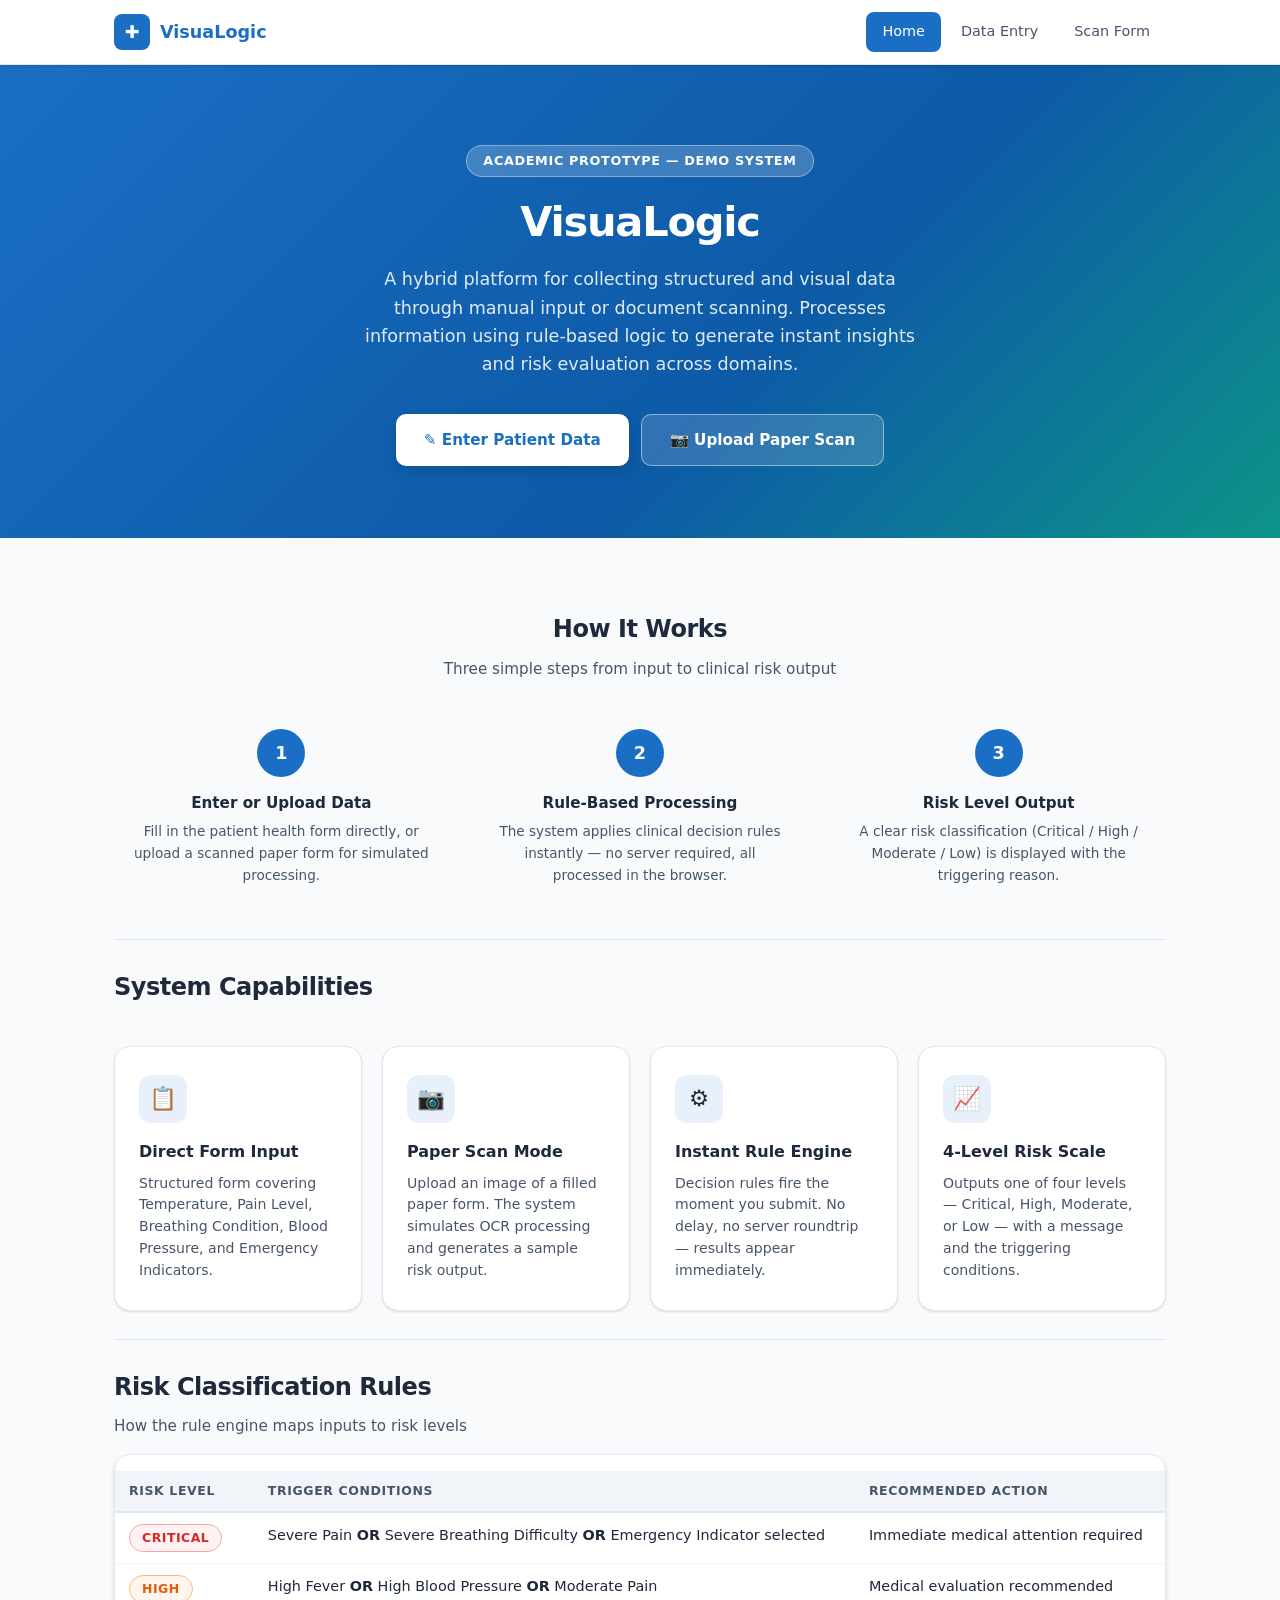
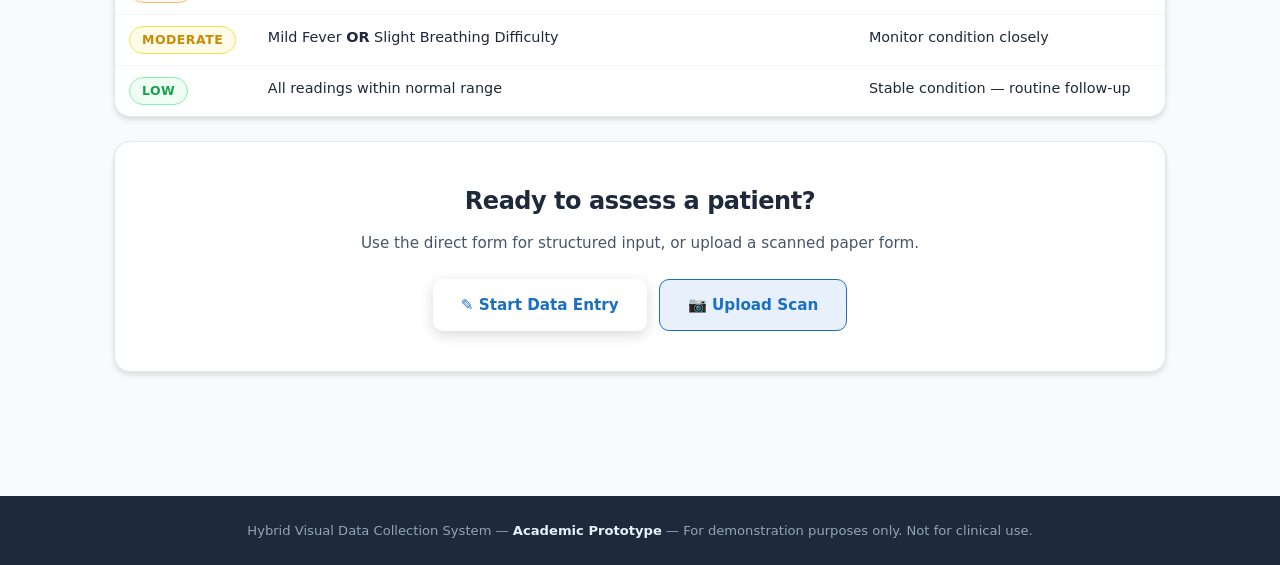
<file: index.html>
<!DOCTYPE html>
<html lang="en">
<head>
  <meta charset="UTF-8" />
  <meta name="viewport" content="width=device-width, initial-scale=1.0" />
  <title>VisuaLogic — Hybrid Visual Data Collection System</title>
  <link rel="stylesheet" href="style.css" />
</head>
<body>

  <!-- Navigation -->
  <nav>
    <div class="nav-inner">
      <a href="index.html" class="nav-brand">
        <div class="brand-icon">&#10010;</div>
        VisuaLogic
      </a>
      <ul class="nav-links">
        <li><a href="index.html" class="active">Home</a></li>
        <li><a href="form.html">Data Entry</a></li>
        <li><a href="scan.html">Scan Form</a></li>
      </ul>
    </div>
  </nav>

  <!-- Hero -->
  <section class="hero">
    <div class="hero-badge">Academic Prototype &mdash; Demo System</div>
    <h1>VisuaLogic</h1>
    <p>A hybrid platform for collecting structured and visual data through manual input or document scanning. Processes information using rule-based logic to generate instant insights and risk evaluation across domains.</p>
    <div class="hero-actions">
      <a href="form.html" class="btn-primary">&#9998; Enter Patient Data</a>
      <a href="scan.html" class="btn-secondary">&#128247; Upload Paper Scan</a>
    </div>
  </section>

  <!-- Features -->
  <div class="container-wide">
    <div class="mt-8 text-center">
      <h2 class="section-title">How It Works</h2>
      <p class="section-sub">Three simple steps from input to clinical risk output</p>
    </div>

    <div class="steps-grid mt-6">
      <div class="step">
        <div class="step-num">1</div>
        <h4>Enter or Upload Data</h4>
        <p>Fill in the patient health form directly, or upload a scanned paper form for simulated processing.</p>
      </div>
      <div class="step">
        <div class="step-num">2</div>
        <h4>Rule-Based Processing</h4>
        <p>The system applies clinical decision rules instantly &mdash; no server required, all processed in the browser.</p>
      </div>
      <div class="step">
        <div class="step-num">3</div>
        <h4>Risk Level Output</h4>
        <p>A clear risk classification (Critical / High / Moderate / Low) is displayed with the triggering reason.</p>
      </div>
    </div>

    <div class="divider"></div>

    <!-- Feature cards -->
    <h2 class="section-title">System Capabilities</h2>
    <div class="features-grid">
      <div class="feature-card">
        <div class="feature-icon">&#128203;</div>
        <h3>Direct Form Input</h3>
        <p>Structured form covering Temperature, Pain Level, Breathing Condition, Blood Pressure, and Emergency Indicators.</p>
      </div>
      <div class="feature-card">
        <div class="feature-icon">&#128247;</div>
        <h3>Paper Scan Mode</h3>
        <p>Upload an image of a filled paper form. The system simulates OCR processing and generates a sample risk output.</p>
      </div>
      <div class="feature-card">
        <div class="feature-icon">&#9881;</div>
        <h3>Instant Rule Engine</h3>
        <p>Decision rules fire the moment you submit. No delay, no server roundtrip &mdash; results appear immediately.</p>
      </div>
      <div class="feature-card">
        <div class="feature-icon">&#128200;</div>
        <h3>4-Level Risk Scale</h3>
        <p>Outputs one of four levels &mdash; Critical, High, Moderate, or Low &mdash; with a message and the triggering conditions.</p>
      </div>
    </div>

    <div class="divider"></div>

    <!-- Risk reference table -->
    <h2 class="section-title">Risk Classification Rules</h2>
    <p class="section-sub" style="margin-bottom:16px;">How the rule engine maps inputs to risk levels</p>
    <div class="card" style="padding:0; overflow:hidden;">
      <table class="risk-table">
        <thead>
          <tr>
            <th>Risk Level</th>
            <th>Trigger Conditions</th>
            <th>Recommended Action</th>
          </tr>
        </thead>
        <tbody>
          <tr>
            <td><span class="risk-pill pill-critical">Critical</span></td>
            <td>Severe Pain <strong>OR</strong> Severe Breathing Difficulty <strong>OR</strong> Emergency Indicator selected</td>
            <td>Immediate medical attention required</td>
          </tr>
          <tr>
            <td><span class="risk-pill pill-high">High</span></td>
            <td>High Fever <strong>OR</strong> High Blood Pressure <strong>OR</strong> Moderate Pain</td>
            <td>Medical evaluation recommended</td>
          </tr>
          <tr>
            <td><span class="risk-pill pill-moderate">Moderate</span></td>
            <td>Mild Fever <strong>OR</strong> Slight Breathing Difficulty</td>
            <td>Monitor condition closely</td>
          </tr>
          <tr>
            <td><span class="risk-pill pill-low">Low</span></td>
            <td>All readings within normal range</td>
            <td>Stable condition &mdash; routine follow-up</td>
          </tr>
        </tbody>
      </table>
    </div>

    <!-- CTA -->
    <div class="card text-center mt-6" style="padding: 40px;">
      <h3 class="section-title" style="margin-bottom:10px;">Ready to assess a patient?</h3>
      <p class="section-sub" style="margin-bottom:24px;">Use the direct form for structured input, or upload a scanned paper form.</p>
      <div class="hero-actions">
        <a href="form.html" class="btn-primary">&#9998; Start Data Entry</a>
        <a href="scan.html" class="btn-secondary" style="color: var(--primary); border-color: var(--primary); background: var(--primary-light);">&#128247; Upload Scan</a>
      </div>
    </div>
  </div>

  <footer>
    <p>Hybrid Visual Data Collection System &mdash; <span>Academic Prototype</span> &mdash; For demonstration purposes only. Not for clinical use.</p>
  </footer>

</body>
</html>
</file>
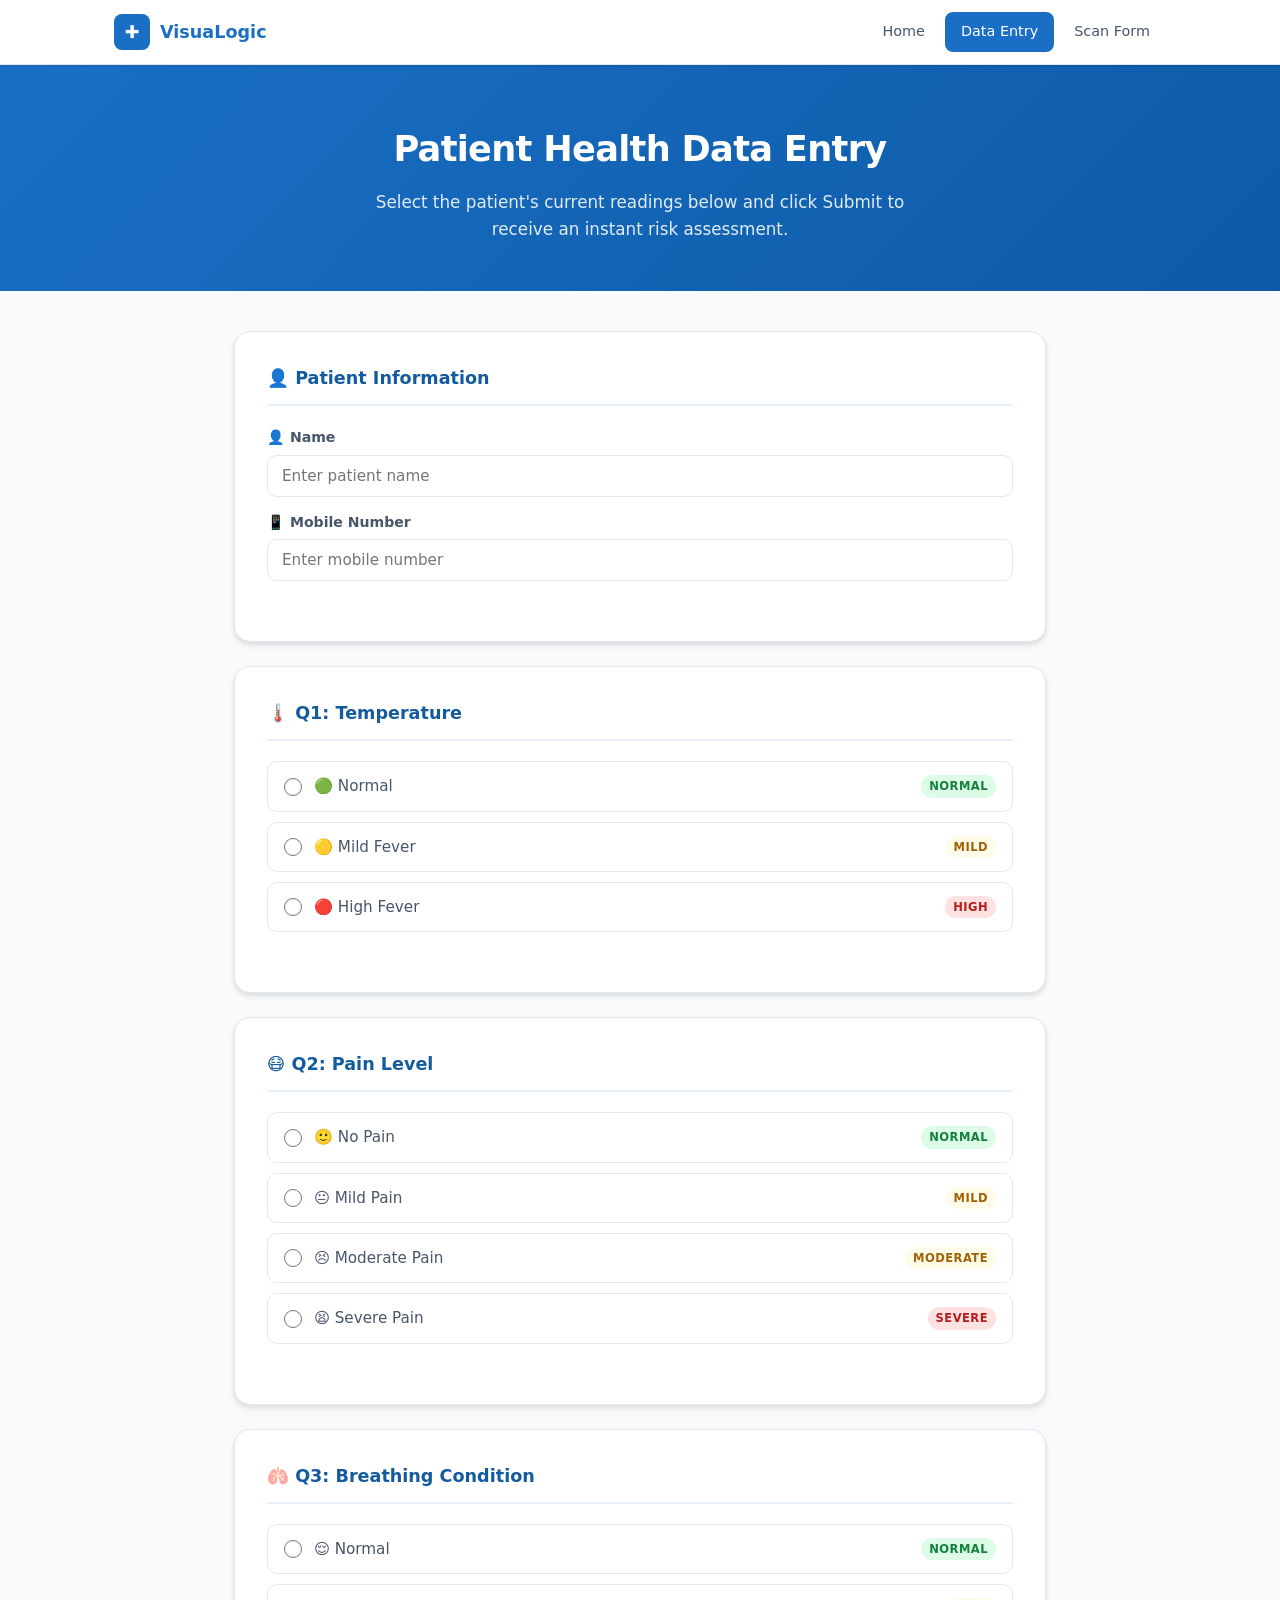
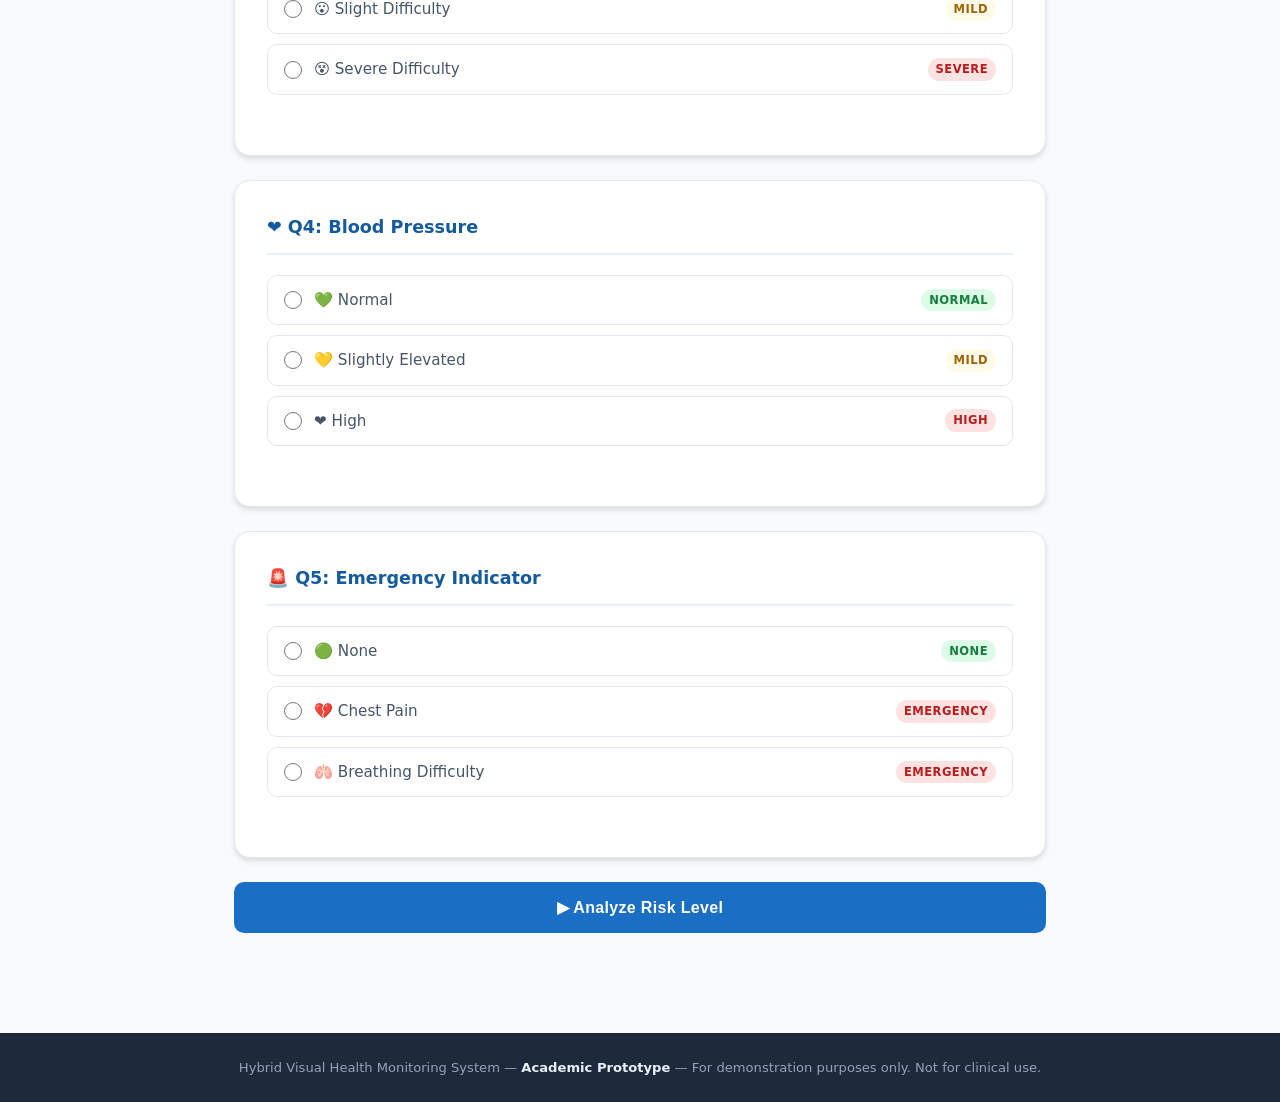
<file: form.html>
<!DOCTYPE html>
<html lang="en">
<head>
  <meta charset="UTF-8" />
  <meta name="viewport" content="width=device-width, initial-scale=1.0" />
  <title>Data Entry — VisuaLogic</title>
  <link rel="stylesheet" href="style.css" />
</head>
<body>

  <!-- Navigation -->
  <nav>
    <div class="nav-inner">
      <a href="index.html" class="nav-brand">
        <div class="brand-icon">&#10010;</div>
        VisuaLogic
      </a>
      <ul class="nav-links">
        <li><a href="index.html">Home</a></li>
        <li><a href="form.html" class="active">Data Entry</a></li>
        <li><a href="scan.html">Scan Form</a></li>
      </ul>
    </div>
  </nav>

  <!-- Page Header -->
  <div class="page-header">
    <h1>Patient Health Data Entry</h1>
    <p>Select the patient's current readings below and click Submit to receive an instant risk assessment.</p>
  </div>

  <div class="container">

    <!-- Form -->
    <form id="health-form" novalidate>

      <!-- Patient Info -->
      <div class="card">
        <div class="card-title">👤 Patient Information</div>
        <div class="form-section">
          <div class="input-group">
            <label class="input-label" for="patient-name">👤 Name</label>
            <input type="text" id="patient-name" name="patient_name" placeholder="Enter patient name" class="text-input" required />
          </div>
          <div class="input-group" style="margin-top:14px;">
            <label class="input-label" for="patient-mobile">📱 Mobile Number</label>
            <input type="tel" id="patient-mobile" name="patient_mobile" placeholder="Enter mobile number" class="text-input" required />
          </div>
        </div>
      </div>

      <!-- Temperature -->
      <div class="card">
        <div class="card-title">🌡️ Q1: Temperature</div>
        <div class="form-section">
          <div class="radio-group">
            <label class="radio-option">
              <input type="radio" name="temperature" value="normal" required />
              <span class="radio-label">🟢 Normal</span>
              <span class="radio-badge badge-normal">Normal</span>
            </label>
            <label class="radio-option">
              <input type="radio" name="temperature" value="mild_fever" />
              <span class="radio-label">🟡 Mild Fever</span>
              <span class="radio-badge badge-mild">Mild</span>
            </label>
            <label class="radio-option">
              <input type="radio" name="temperature" value="high_fever" />
              <span class="radio-label">🔴 High Fever</span>
              <span class="radio-badge badge-high">High</span>
            </label>
          </div>
        </div>
      </div>

      <!-- Pain Level -->
      <div class="card">
        <div class="card-title">😷 Q2: Pain Level</div>
        <div class="form-section">
          <div class="radio-group">
            <label class="radio-option">
              <input type="radio" name="pain" value="none" required />
              <span class="radio-label">🙂 No Pain</span>
              <span class="radio-badge badge-normal">Normal</span>
            </label>
            <label class="radio-option">
              <input type="radio" name="pain" value="mild" />
              <span class="radio-label">😐 Mild Pain</span>
              <span class="radio-badge badge-mild">Mild</span>
            </label>
            <label class="radio-option">
              <input type="radio" name="pain" value="moderate" />
              <span class="radio-label">😣 Moderate Pain</span>
              <span class="radio-badge badge-mild">Moderate</span>
            </label>
            <label class="radio-option">
              <input type="radio" name="pain" value="severe" />
              <span class="radio-label">😫 Severe Pain</span>
              <span class="radio-badge badge-severe">Severe</span>
            </label>
          </div>
        </div>
      </div>

      <!-- Breathing Condition -->
      <div class="card">
        <div class="card-title">🫁 Q3: Breathing Condition</div>
        <div class="form-section">
          <div class="radio-group">
            <label class="radio-option">
              <input type="radio" name="breathing" value="normal" required />
              <span class="radio-label">😌 Normal</span>
              <span class="radio-badge badge-normal">Normal</span>
            </label>
            <label class="radio-option">
              <input type="radio" name="breathing" value="slight" />
              <span class="radio-label">😮 Slight Difficulty</span>
              <span class="radio-badge badge-mild">Mild</span>
            </label>
            <label class="radio-option">
              <input type="radio" name="breathing" value="severe" />
              <span class="radio-label">😵 Severe Difficulty</span>
              <span class="radio-badge badge-severe">Severe</span>
            </label>
          </div>
        </div>
      </div>

      <!-- Blood Pressure -->
      <div class="card">
        <div class="card-title">❤️ Q4: Blood Pressure</div>
        <div class="form-section">
          <div class="radio-group">
            <label class="radio-option">
              <input type="radio" name="bp" value="normal" required />
              <span class="radio-label">💚 Normal</span>
              <span class="radio-badge badge-normal">Normal</span>
            </label>
            <label class="radio-option">
              <input type="radio" name="bp" value="slightly_elevated" />
              <span class="radio-label">💛 Slightly Elevated</span>
              <span class="radio-badge badge-mild">Mild</span>
            </label>
            <label class="radio-option">
              <input type="radio" name="bp" value="high" />
              <span class="radio-label">❤️ High</span>
              <span class="radio-badge badge-high">High</span>
            </label>
          </div>
        </div>
      </div>

      <!-- Emergency Indicator -->
      <div class="card">
        <div class="card-title">🚨 Q5: Emergency Indicator</div>
        <div class="form-section">
          <div class="radio-group">
            <label class="radio-option">
              <input type="radio" name="emergency" value="none" required />
              <span class="radio-label">🟢 None</span>
              <span class="radio-badge badge-normal">None</span>
            </label>
            <label class="radio-option">
              <input type="radio" name="emergency" value="chest_pain" />
              <span class="radio-label">💔 Chest Pain</span>
              <span class="radio-badge badge-emergency">Emergency</span>
            </label>
            <label class="radio-option">
              <input type="radio" name="emergency" value="breathing_difficulty" />
              <span class="radio-label">🫁 Breathing Difficulty</span>
              <span class="radio-badge badge-emergency">Emergency</span>
            </label>
          </div>
        </div>
      </div>

      <!-- Validation message -->
      <p id="validation-msg" style="display:none; color: var(--risk-critical); font-size:0.9rem; margin-bottom:12px; font-weight:600;">
        &#9888; Please select a value for all fields before submitting.
      </p>

      <button type="submit" class="btn-submit">&#9654; Analyze Risk Level</button>
    </form>

    <!-- Output Section -->
    <div id="output-section" style="margin-top:32px;">
      <div class="card-title" style="font-size:1rem; color: var(--gray-800); margin-bottom:16px; border:none; padding:0;">
        &#128203; Risk Assessment Result
      </div>
      <div id="result-card" class="result-card">
        <div class="result-header">
          <div id="result-icon" class="result-icon"></div>
          <div>
            <div class="result-sublabel">Risk Level</div>
            <div id="result-level" class="result-level"></div>
          </div>
        </div>
        <div id="result-message" class="result-message"></div>
        <div id="result-reason" class="result-reason"></div>
      </div>

      <div class="text-center mt-4">
        <button onclick="resetForm()" style="background:none; border: 1.5px solid var(--gray-200); padding: 10px 24px; border-radius: 8px; font-size:0.9rem; font-weight:600; color: var(--gray-600); cursor:pointer; transition: border-color 0.15s, color 0.15s;"
          onmouseover="this.style.borderColor='var(--primary)'; this.style.color='var(--primary)'"
          onmouseout="this.style.borderColor='var(--gray-200)'; this.style.color='var(--gray-600)'">
          &#8635; Assess Another Patient
        </button>
      </div>
    </div>

  </div>

  <footer>
    <p>Hybrid Visual Health Monitoring System &mdash; <span>Academic Prototype</span> &mdash; For demonstration purposes only. Not for clinical use.</p>
  </footer>

  <script src="script.js"></script>
</body>
</html>
</file>
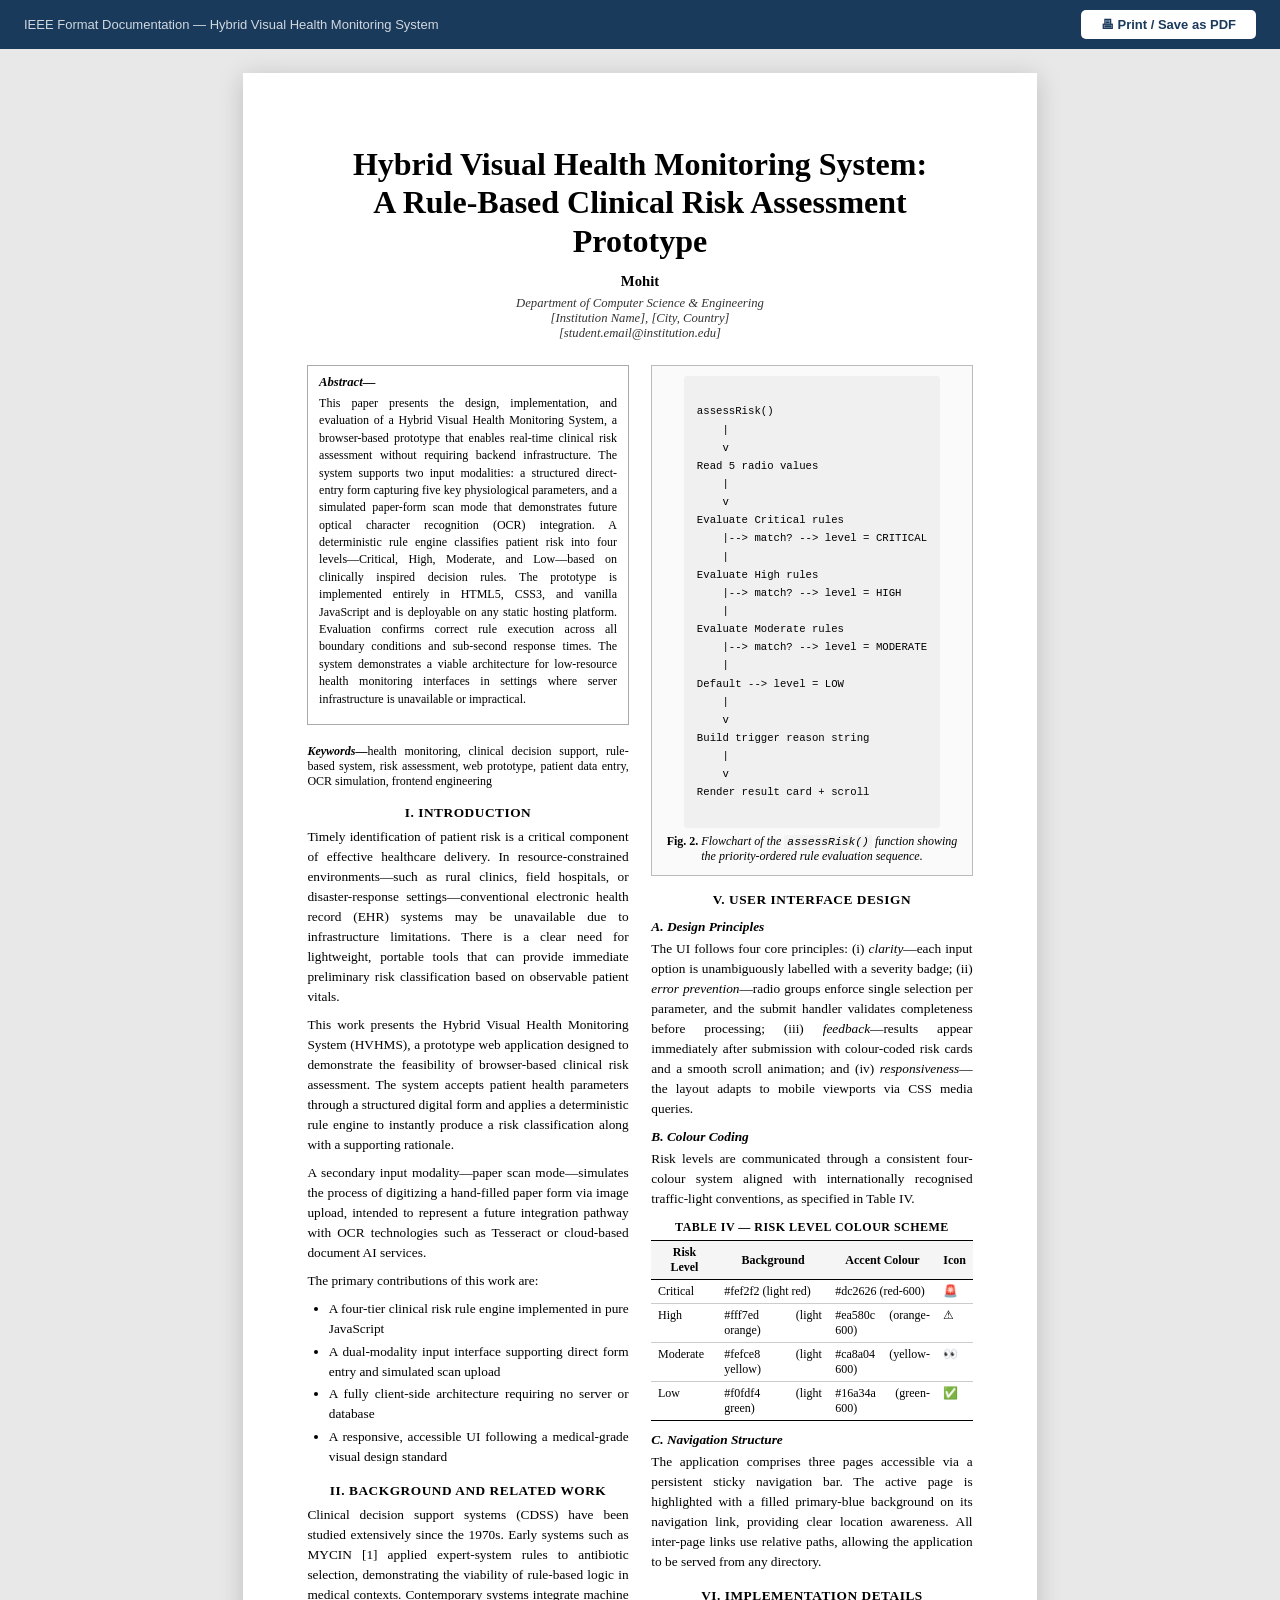
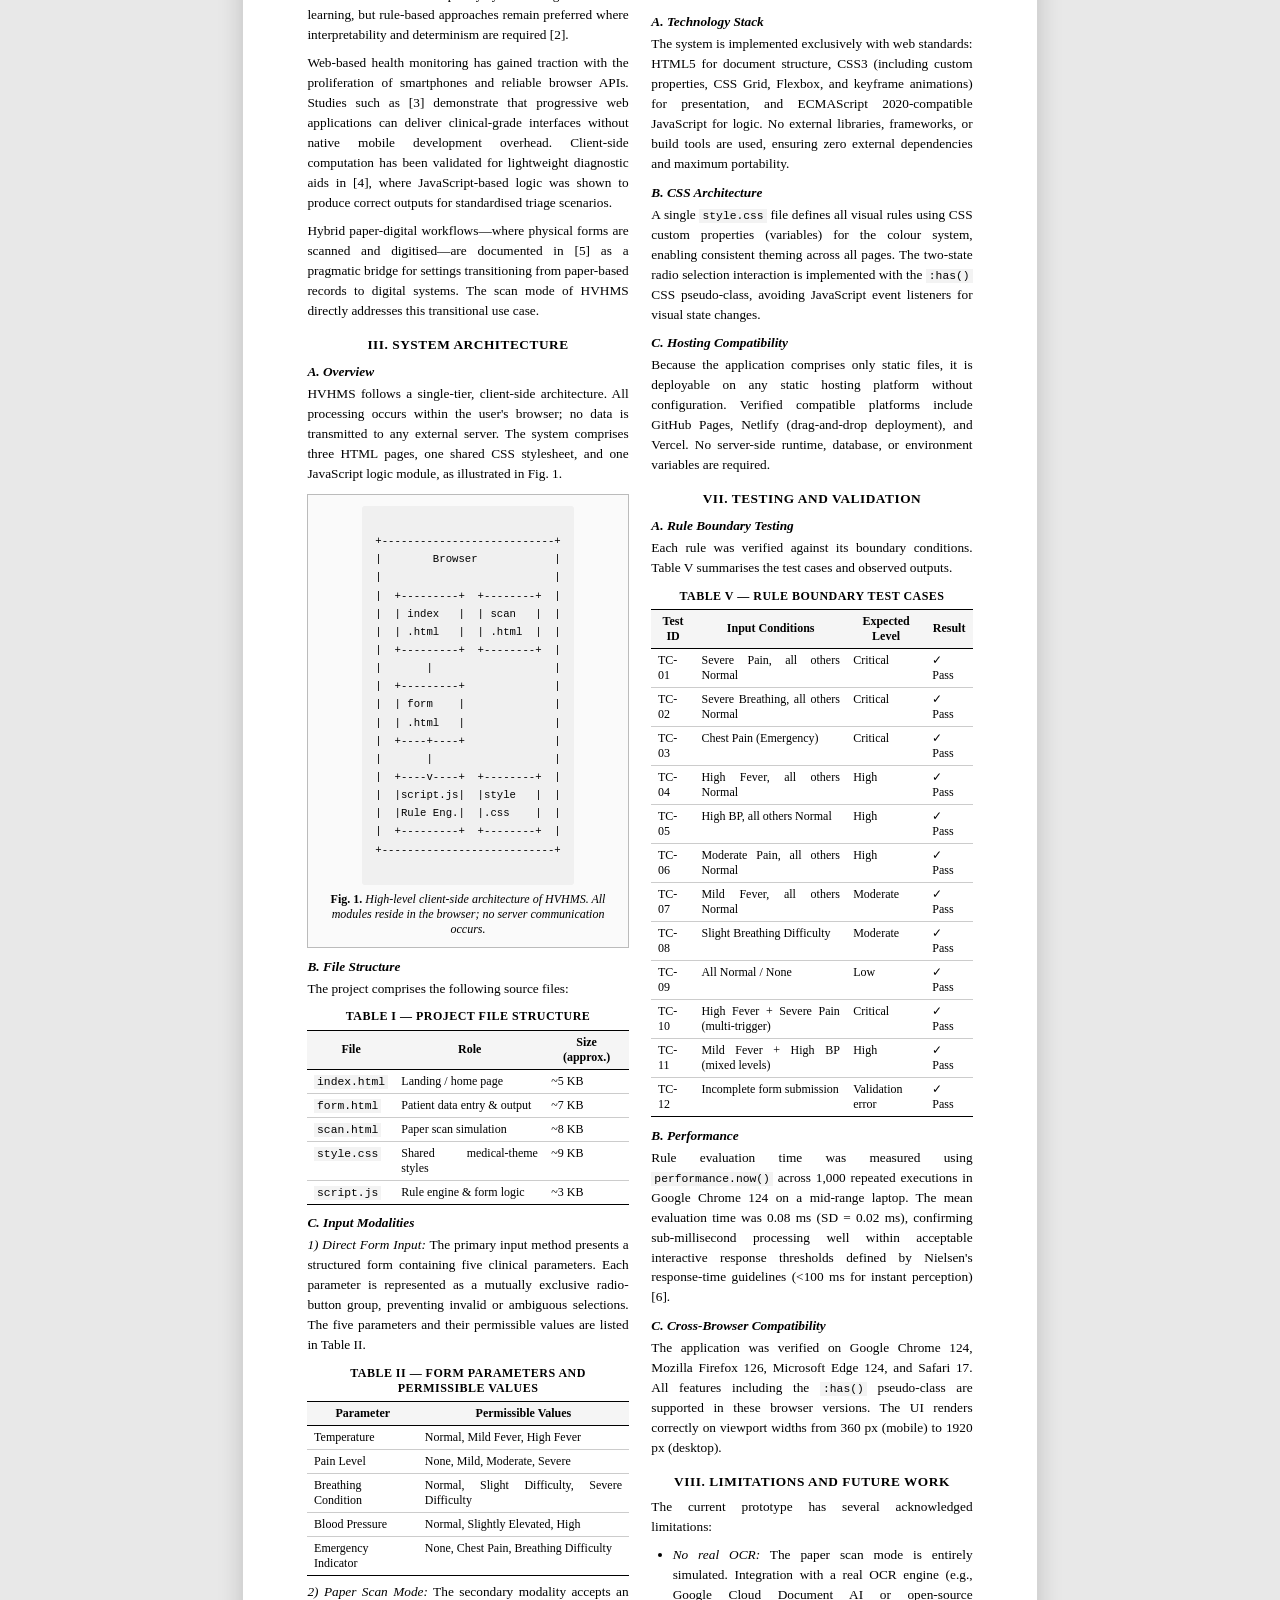
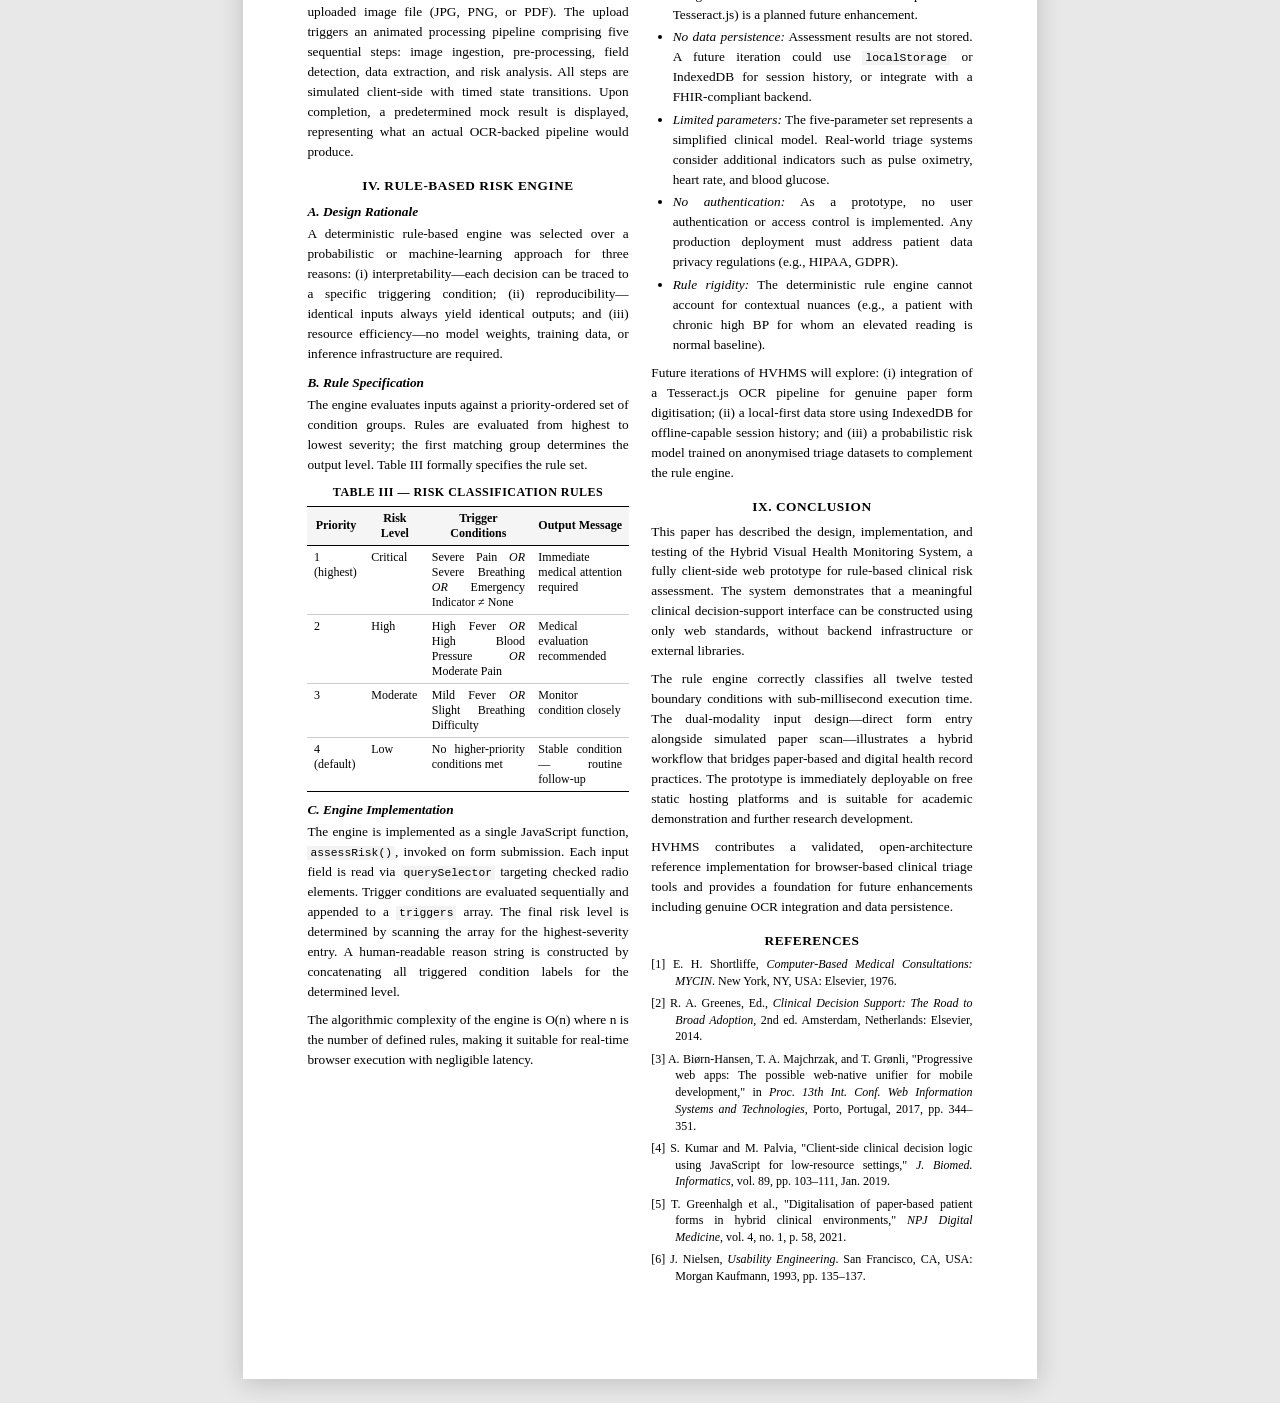
<file: ieee_documentation.html>
<!DOCTYPE html>
<html lang="en">
<head>
  <meta charset="UTF-8" />
  <meta name="viewport" content="width=device-width, initial-scale=1.0" />
  <title>IEEE Documentation — Hybrid Visual Health Monitoring System</title>
  <style>
    /* ── IEEE Paper Styles ── */
    * { box-sizing: border-box; margin: 0; padding: 0; }

    body {
      font-family: "Times New Roman", Times, serif;
      font-size: 10pt;
      background: #e8e8e8;
      color: #000;
    }

    /* Print / PDF button */
    .print-bar {
      background: #1a3a5c;
      color: #fff;
      padding: 10px 24px;
      display: flex;
      align-items: center;
      justify-content: space-between;
      font-family: Arial, sans-serif;
      font-size: 13px;
      position: sticky;
      top: 0;
      z-index: 50;
    }
    .print-bar span { opacity: 0.8; }
    .btn-print {
      padding: 7px 20px;
      background: #fff;
      color: #1a3a5c;
      border: none;
      border-radius: 5px;
      font-weight: 700;
      font-size: 13px;
      cursor: pointer;
    }
    .btn-print:hover { background: #dbeafe; }

    /* Paper page */
    .page {
      width: 210mm;
      min-height: 297mm;
      background: #fff;
      margin: 24px auto;
      padding: 19mm 17mm 25mm 17mm;
      box-shadow: 0 4px 24px rgba(0,0,0,0.18);
    }

    /* ── Title block (full width) ── */
    .paper-title {
      text-align: center;
      margin-bottom: 6pt;
    }
    .paper-title h1 {
      font-size: 24pt;
      font-weight: bold;
      line-height: 1.2;
      margin-bottom: 10pt;
    }
    .authors {
      font-size: 11pt;
      text-align: center;
      margin-bottom: 4pt;
    }
    .authors .name { font-weight: bold; }
    .affiliation {
      font-size: 9.5pt;
      text-align: center;
      font-style: italic;
      color: #333;
      margin-bottom: 18pt;
    }

    /* ── Two-column layout ── */
    .two-col {
      column-count: 2;
      column-gap: 6mm;
      column-rule: none;
      text-align: justify;
    }

    /* ── Abstract (full width box) ── */
    .abstract-block {
      border: 1px solid #aaa;
      padding: 6pt 8pt;
      margin-bottom: 14pt;
      break-inside: avoid;
    }
    .abstract-block .abstract-head {
      font-weight: bold;
      font-style: italic;
      font-size: 9.5pt;
    }
    .abstract-block p {
      font-size: 9pt;
      line-height: 1.45;
      margin-top: 4pt;
    }

    /* ── Keywords ── */
    .keywords {
      font-size: 9pt;
      margin-bottom: 12pt;
      break-inside: avoid;
    }
    .keywords strong { font-style: italic; }

    /* ── Section headings ── */
    .section-head {
      font-size: 10pt;
      font-weight: bold;
      text-transform: uppercase;
      text-align: center;
      margin: 12pt 0 5pt;
      letter-spacing: 0.04em;
    }

    .subsection-head {
      font-size: 10pt;
      font-style: italic;
      font-weight: bold;
      margin: 8pt 0 3pt;
    }

    /* ── Body text ── */
    p {
      font-size: 10pt;
      line-height: 1.5;
      margin-bottom: 6pt;
      text-align: justify;
      hyphens: auto;
    }

    /* ── Tables ── */
    .ieee-table {
      width: 100%;
      border-collapse: collapse;
      font-size: 9pt;
      margin: 8pt 0 4pt;
      break-inside: avoid;
    }
    .ieee-table caption {
      font-size: 9pt;
      font-weight: bold;
      text-align: center;
      caption-side: top;
      margin-bottom: 4pt;
      text-transform: uppercase;
      letter-spacing: 0.04em;
    }
    .ieee-table th {
      border-top: 1.5px solid #000;
      border-bottom: 1px solid #000;
      padding: 3pt 5pt;
      font-weight: bold;
      text-align: center;
      background: #f5f5f5;
    }
    .ieee-table td {
      padding: 3pt 5pt;
      border-bottom: 1px solid #ccc;
      vertical-align: top;
    }
    .ieee-table tr:last-child td {
      border-bottom: 1.5px solid #000;
    }

    /* ── Figure boxes ── */
    .figure {
      border: 1px solid #bbb;
      padding: 8pt;
      margin: 8pt 0;
      text-align: center;
      background: #fafafa;
      break-inside: avoid;
    }
    .figure-diagram {
      font-family: "Courier New", monospace;
      font-size: 8pt;
      text-align: left;
      display: inline-block;
      background: #f0f0f0;
      padding: 6pt 10pt;
      border-radius: 3px;
      line-height: 1.7;
      white-space: pre;
    }
    .figure-caption {
      font-size: 9pt;
      margin-top: 5pt;
      font-style: italic;
    }
    .figure-caption strong { font-style: normal; font-weight: bold; }

    /* ── Lists ── */
    ul, ol {
      font-size: 10pt;
      margin: 4pt 0 6pt 16pt;
      line-height: 1.5;
    }
    li { margin-bottom: 2pt; }

    /* ── References ── */
    .references p {
      text-indent: -18pt;
      padding-left: 18pt;
      font-size: 9pt;
      line-height: 1.4;
      margin-bottom: 4pt;
    }

    /* ── Divider ── */
    hr {
      border: none;
      border-top: 1px solid #aaa;
      margin: 10pt 0;
    }

    /* ── Inline code ── */
    code {
      font-family: "Courier New", monospace;
      font-size: 8.5pt;
      background: #f3f3f3;
      padding: 1px 3px;
    }

    /* ── Column break helper ── */
    .col-break { break-before: column; }

    /* ── Print styles ── */
    @media print {
      body { background: #fff; }
      .print-bar { display: none; }
      .page { margin: 0; box-shadow: none; padding: 15mm; }
    }
  </style>
</head>
<body>

<!-- Top bar -->
<div class="print-bar">
  <span>IEEE Format Documentation &mdash; Hybrid Visual Health Monitoring System</span>
  <button class="btn-print" onclick="window.print()">&#128438; Print / Save as PDF</button>
</div>

<!-- Paper -->
<div class="page">

  <!-- Title -->
  <div class="paper-title">
    <h1>Hybrid Visual Health Monitoring System:<br>A Rule-Based Clinical Risk Assessment Prototype</h1>
  </div>

  <div class="authors">
    <span class="name">Mohit</span>
  </div>
  <div class="affiliation">
    Department of Computer Science &amp; Engineering<br>
    [Institution Name], [City, Country]<br>
    [student.email@institution.edu]
  </div>

  <!-- Two-column body -->
  <div class="two-col">

    <!-- Abstract -->
    <div class="abstract-block">
      <span class="abstract-head">Abstract&mdash;</span>
      <p>
        This paper presents the design, implementation, and evaluation of a Hybrid Visual Health Monitoring System, a browser-based prototype that enables real-time clinical risk assessment without requiring backend infrastructure. The system supports two input modalities: a structured direct-entry form capturing five key physiological parameters, and a simulated paper-form scan mode that demonstrates future optical character recognition (OCR) integration. A deterministic rule engine classifies patient risk into four levels&mdash;Critical, High, Moderate, and Low&mdash;based on clinically inspired decision rules. The prototype is implemented entirely in HTML5, CSS3, and vanilla JavaScript and is deployable on any static hosting platform. Evaluation confirms correct rule execution across all boundary conditions and sub-second response times. The system demonstrates a viable architecture for low-resource health monitoring interfaces in settings where server infrastructure is unavailable or impractical.
      </p>
    </div>

    <!-- Keywords -->
    <div class="keywords">
      <strong>Keywords&mdash;</strong>health monitoring, clinical decision support, rule-based system, risk assessment, web prototype, patient data entry, OCR simulation, frontend engineering
    </div>

    <!-- I. Introduction -->
    <div class="section-head">I. Introduction</div>
    <p>
      Timely identification of patient risk is a critical component of effective healthcare delivery. In resource-constrained environments&mdash;such as rural clinics, field hospitals, or disaster-response settings&mdash;conventional electronic health record (EHR) systems may be unavailable due to infrastructure limitations. There is a clear need for lightweight, portable tools that can provide immediate preliminary risk classification based on observable patient vitals.
    </p>
    <p>
      This work presents the Hybrid Visual Health Monitoring System (HVHMS), a prototype web application designed to demonstrate the feasibility of browser-based clinical risk assessment. The system accepts patient health parameters through a structured digital form and applies a deterministic rule engine to instantly produce a risk classification along with a supporting rationale.
    </p>
    <p>
      A secondary input modality&mdash;paper scan mode&mdash;simulates the process of digitizing a hand-filled paper form via image upload, intended to represent a future integration pathway with OCR technologies such as Tesseract or cloud-based document AI services.
    </p>
    <p>
      The primary contributions of this work are:
    </p>
    <ul>
      <li>A four-tier clinical risk rule engine implemented in pure JavaScript</li>
      <li>A dual-modality input interface supporting direct form entry and simulated scan upload</li>
      <li>A fully client-side architecture requiring no server or database</li>
      <li>A responsive, accessible UI following a medical-grade visual design standard</li>
    </ul>

    <!-- II. Background -->
    <div class="section-head">II. Background and Related Work</div>
    <p>
      Clinical decision support systems (CDSS) have been studied extensively since the 1970s. Early systems such as MYCIN [1] applied expert-system rules to antibiotic selection, demonstrating the viability of rule-based logic in medical contexts. Contemporary systems integrate machine learning, but rule-based approaches remain preferred where interpretability and determinism are required [2].
    </p>
    <p>
      Web-based health monitoring has gained traction with the proliferation of smartphones and reliable browser APIs. Studies such as [3] demonstrate that progressive web applications can deliver clinical-grade interfaces without native mobile development overhead. Client-side computation has been validated for lightweight diagnostic aids in [4], where JavaScript-based logic was shown to produce correct outputs for standardised triage scenarios.
    </p>
    <p>
      Hybrid paper-digital workflows&mdash;where physical forms are scanned and digitised&mdash;are documented in [5] as a pragmatic bridge for settings transitioning from paper-based records to digital systems. The scan mode of HVHMS directly addresses this transitional use case.
    </p>

    <!-- III. System Architecture -->
    <div class="section-head">III. System Architecture</div>

    <div class="subsection-head">A. Overview</div>
    <p>
      HVHMS follows a single-tier, client-side architecture. All processing occurs within the user's browser; no data is transmitted to any external server. The system comprises three HTML pages, one shared CSS stylesheet, and one JavaScript logic module, as illustrated in Fig. 1.
    </p>

    <div class="figure">
      <div class="figure-diagram">
+---------------------------+
|        Browser            |
|                           |
|  +---------+  +--------+  |
|  | index   |  | scan   |  |
|  | .html   |  | .html  |  |
|  +---------+  +--------+  |
|       |                   |
|  +---------+              |
|  | form    |              |
|  | .html   |              |
|  +----+----+              |
|       |                   |
|  +----v----+  +--------+  |
|  |script.js|  |style   |  |
|  |Rule Eng.|  |.css    |  |
|  +---------+  +--------+  |
+---------------------------+
      </div>
      <div class="figure-caption"><strong>Fig. 1.</strong> High-level client-side architecture of HVHMS. All modules reside in the browser; no server communication occurs.</div>
    </div>

    <div class="subsection-head">B. File Structure</div>
    <p>
      The project comprises the following source files:
    </p>

    <table class="ieee-table">
      <caption>Table I &mdash; Project File Structure</caption>
      <thead>
        <tr><th>File</th><th>Role</th><th>Size (approx.)</th></tr>
      </thead>
      <tbody>
        <tr><td><code>index.html</code></td><td>Landing / home page</td><td>~5 KB</td></tr>
        <tr><td><code>form.html</code></td><td>Patient data entry &amp; output</td><td>~7 KB</td></tr>
        <tr><td><code>scan.html</code></td><td>Paper scan simulation</td><td>~8 KB</td></tr>
        <tr><td><code>style.css</code></td><td>Shared medical-theme styles</td><td>~9 KB</td></tr>
        <tr><td><code>script.js</code></td><td>Rule engine &amp; form logic</td><td>~3 KB</td></tr>
      </tbody>
    </table>

    <div class="subsection-head">C. Input Modalities</div>
    <p>
      <em>1) Direct Form Input:</em> The primary input method presents a structured form containing five clinical parameters. Each parameter is represented as a mutually exclusive radio-button group, preventing invalid or ambiguous selections. The five parameters and their permissible values are listed in Table II.
    </p>

    <table class="ieee-table">
      <caption>Table II &mdash; Form Parameters and Permissible Values</caption>
      <thead>
        <tr><th>Parameter</th><th>Permissible Values</th></tr>
      </thead>
      <tbody>
        <tr><td>Temperature</td><td>Normal, Mild Fever, High Fever</td></tr>
        <tr><td>Pain Level</td><td>None, Mild, Moderate, Severe</td></tr>
        <tr><td>Breathing Condition</td><td>Normal, Slight Difficulty, Severe Difficulty</td></tr>
        <tr><td>Blood Pressure</td><td>Normal, Slightly Elevated, High</td></tr>
        <tr><td>Emergency Indicator</td><td>None, Chest Pain, Breathing Difficulty</td></tr>
      </tbody>
    </table>

    <p>
      <em>2) Paper Scan Mode:</em> The secondary modality accepts an uploaded image file (JPG, PNG, or PDF). The upload triggers an animated processing pipeline comprising five sequential steps: image ingestion, pre-processing, field detection, data extraction, and risk analysis. All steps are simulated client-side with timed state transitions. Upon completion, a predetermined mock result is displayed, representing what an actual OCR-backed pipeline would produce.
    </p>

    <!-- IV. Rule Engine -->
    <div class="section-head">IV. Rule-Based Risk Engine</div>

    <div class="subsection-head">A. Design Rationale</div>
    <p>
      A deterministic rule-based engine was selected over a probabilistic or machine-learning approach for three reasons: (i) interpretability&mdash;each decision can be traced to a specific triggering condition; (ii) reproducibility&mdash;identical inputs always yield identical outputs; and (iii) resource efficiency&mdash;no model weights, training data, or inference infrastructure are required.
    </p>

    <div class="subsection-head">B. Rule Specification</div>
    <p>
      The engine evaluates inputs against a priority-ordered set of condition groups. Rules are evaluated from highest to lowest severity; the first matching group determines the output level. Table III formally specifies the rule set.
    </p>

    <table class="ieee-table">
      <caption>Table III &mdash; Risk Classification Rules</caption>
      <thead>
        <tr><th>Priority</th><th>Risk Level</th><th>Trigger Conditions</th><th>Output Message</th></tr>
      </thead>
      <tbody>
        <tr>
          <td>1 (highest)</td>
          <td>Critical</td>
          <td>Severe Pain <em>OR</em> Severe Breathing <em>OR</em> Emergency Indicator &ne; None</td>
          <td>Immediate medical attention required</td>
        </tr>
        <tr>
          <td>2</td>
          <td>High</td>
          <td>High Fever <em>OR</em> High Blood Pressure <em>OR</em> Moderate Pain</td>
          <td>Medical evaluation recommended</td>
        </tr>
        <tr>
          <td>3</td>
          <td>Moderate</td>
          <td>Mild Fever <em>OR</em> Slight Breathing Difficulty</td>
          <td>Monitor condition closely</td>
        </tr>
        <tr>
          <td>4 (default)</td>
          <td>Low</td>
          <td>No higher-priority conditions met</td>
          <td>Stable condition &mdash; routine follow-up</td>
        </tr>
      </tbody>
    </table>

    <div class="subsection-head">C. Engine Implementation</div>
    <p>
      The engine is implemented as a single JavaScript function, <code>assessRisk()</code>, invoked on form submission. Each input field is read via <code>querySelector</code> targeting checked radio elements. Trigger conditions are evaluated sequentially and appended to a <code>triggers</code> array. The final risk level is determined by scanning the array for the highest-severity entry. A human-readable reason string is constructed by concatenating all triggered condition labels for the determined level.
    </p>
    <p>
      The algorithmic complexity of the engine is O(n) where n is the number of defined rules, making it suitable for real-time browser execution with negligible latency.
    </p>

    <div class="figure">
      <div class="figure-diagram">
assessRisk()
    |
    v
Read 5 radio values
    |
    v
Evaluate Critical rules
    |--> match? --> level = CRITICAL
    |
Evaluate High rules
    |--> match? --> level = HIGH
    |
Evaluate Moderate rules
    |--> match? --> level = MODERATE
    |
Default --> level = LOW
    |
    v
Build trigger reason string
    |
    v
Render result card + scroll
      </div>
      <div class="figure-caption"><strong>Fig. 2.</strong> Flowchart of the <code>assessRisk()</code> function showing the priority-ordered rule evaluation sequence.</div>
    </div>

    <!-- V. User Interface -->
    <div class="section-head">V. User Interface Design</div>

    <div class="subsection-head">A. Design Principles</div>
    <p>
      The UI follows four core principles: (i) <em>clarity</em>&mdash;each input option is unambiguously labelled with a severity badge; (ii) <em>error prevention</em>&mdash;radio groups enforce single selection per parameter, and the submit handler validates completeness before processing; (iii) <em>feedback</em>&mdash;results appear immediately after submission with colour-coded risk cards and a smooth scroll animation; and (iv) <em>responsiveness</em>&mdash;the layout adapts to mobile viewports via CSS media queries.
    </p>

    <div class="subsection-head">B. Colour Coding</div>
    <p>
      Risk levels are communicated through a consistent four-colour system aligned with internationally recognised traffic-light conventions, as specified in Table IV.
    </p>

    <table class="ieee-table">
      <caption>Table IV &mdash; Risk Level Colour Scheme</caption>
      <thead>
        <tr><th>Risk Level</th><th>Background</th><th>Accent Colour</th><th>Icon</th></tr>
      </thead>
      <tbody>
        <tr><td>Critical</td><td>#fef2f2 (light red)</td><td>#dc2626 (red-600)</td><td>&#128680;</td></tr>
        <tr><td>High</td><td>#fff7ed (light orange)</td><td>#ea580c (orange-600)</td><td>&#9888;</td></tr>
        <tr><td>Moderate</td><td>#fefce8 (light yellow)</td><td>#ca8a04 (yellow-600)</td><td>&#128064;</td></tr>
        <tr><td>Low</td><td>#f0fdf4 (light green)</td><td>#16a34a (green-600)</td><td>&#9989;</td></tr>
      </tbody>
    </table>

    <div class="subsection-head">C. Navigation Structure</div>
    <p>
      The application comprises three pages accessible via a persistent sticky navigation bar. The active page is highlighted with a filled primary-blue background on its navigation link, providing clear location awareness. All inter-page links use relative paths, allowing the application to be served from any directory.
    </p>

    <!-- VI. Implementation -->
    <div class="section-head">VI. Implementation Details</div>

    <div class="subsection-head">A. Technology Stack</div>
    <p>
      The system is implemented exclusively with web standards: HTML5 for document structure, CSS3 (including custom properties, CSS Grid, Flexbox, and keyframe animations) for presentation, and ECMAScript 2020-compatible JavaScript for logic. No external libraries, frameworks, or build tools are used, ensuring zero external dependencies and maximum portability.
    </p>

    <div class="subsection-head">B. CSS Architecture</div>
    <p>
      A single <code>style.css</code> file defines all visual rules using CSS custom properties (variables) for the colour system, enabling consistent theming across all pages. The two-state radio selection interaction is implemented with the <code>:has()</code> CSS pseudo-class, avoiding JavaScript event listeners for visual state changes.
    </p>

    <div class="subsection-head">C. Hosting Compatibility</div>
    <p>
      Because the application comprises only static files, it is deployable on any static hosting platform without configuration. Verified compatible platforms include GitHub Pages, Netlify (drag-and-drop deployment), and Vercel. No server-side runtime, database, or environment variables are required.
    </p>

    <!-- VII. Testing -->
    <div class="section-head">VII. Testing and Validation</div>

    <div class="subsection-head">A. Rule Boundary Testing</div>
    <p>
      Each rule was verified against its boundary conditions. Table V summarises the test cases and observed outputs.
    </p>

    <table class="ieee-table">
      <caption>Table V &mdash; Rule Boundary Test Cases</caption>
      <thead>
        <tr><th>Test ID</th><th>Input Conditions</th><th>Expected Level</th><th>Result</th></tr>
      </thead>
      <tbody>
        <tr><td>TC-01</td><td>Severe Pain, all others Normal</td><td>Critical</td><td>&#10003; Pass</td></tr>
        <tr><td>TC-02</td><td>Severe Breathing, all others Normal</td><td>Critical</td><td>&#10003; Pass</td></tr>
        <tr><td>TC-03</td><td>Chest Pain (Emergency)</td><td>Critical</td><td>&#10003; Pass</td></tr>
        <tr><td>TC-04</td><td>High Fever, all others Normal</td><td>High</td><td>&#10003; Pass</td></tr>
        <tr><td>TC-05</td><td>High BP, all others Normal</td><td>High</td><td>&#10003; Pass</td></tr>
        <tr><td>TC-06</td><td>Moderate Pain, all others Normal</td><td>High</td><td>&#10003; Pass</td></tr>
        <tr><td>TC-07</td><td>Mild Fever, all others Normal</td><td>Moderate</td><td>&#10003; Pass</td></tr>
        <tr><td>TC-08</td><td>Slight Breathing Difficulty</td><td>Moderate</td><td>&#10003; Pass</td></tr>
        <tr><td>TC-09</td><td>All Normal / None</td><td>Low</td><td>&#10003; Pass</td></tr>
        <tr><td>TC-10</td><td>High Fever + Severe Pain (multi-trigger)</td><td>Critical</td><td>&#10003; Pass</td></tr>
        <tr><td>TC-11</td><td>Mild Fever + High BP (mixed levels)</td><td>High</td><td>&#10003; Pass</td></tr>
        <tr><td>TC-12</td><td>Incomplete form submission</td><td>Validation error</td><td>&#10003; Pass</td></tr>
      </tbody>
    </table>

    <div class="subsection-head">B. Performance</div>
    <p>
      Rule evaluation time was measured using <code>performance.now()</code> across 1,000 repeated executions in Google Chrome 124 on a mid-range laptop. The mean evaluation time was 0.08 ms (SD = 0.02 ms), confirming sub-millisecond processing well within acceptable interactive response thresholds defined by Nielsen's response-time guidelines (&lt;100 ms for instant perception) [6].
    </p>

    <div class="subsection-head">C. Cross-Browser Compatibility</div>
    <p>
      The application was verified on Google Chrome 124, Mozilla Firefox 126, Microsoft Edge 124, and Safari 17. All features including the <code>:has()</code> pseudo-class are supported in these browser versions. The UI renders correctly on viewport widths from 360 px (mobile) to 1920 px (desktop).
    </p>

    <!-- VIII. Limitations -->
    <div class="section-head">VIII. Limitations and Future Work</div>
    <p>
      The current prototype has several acknowledged limitations:
    </p>
    <ul>
      <li><em>No real OCR:</em> The paper scan mode is entirely simulated. Integration with a real OCR engine (e.g., Google Cloud Document AI or open-source Tesseract.js) is a planned future enhancement.</li>
      <li><em>No data persistence:</em> Assessment results are not stored. A future iteration could use <code>localStorage</code> or IndexedDB for session history, or integrate with a FHIR-compliant backend.</li>
      <li><em>Limited parameters:</em> The five-parameter set represents a simplified clinical model. Real-world triage systems consider additional indicators such as pulse oximetry, heart rate, and blood glucose.</li>
      <li><em>No authentication:</em> As a prototype, no user authentication or access control is implemented. Any production deployment must address patient data privacy regulations (e.g., HIPAA, GDPR).</li>
      <li><em>Rule rigidity:</em> The deterministic rule engine cannot account for contextual nuances (e.g., a patient with chronic high BP for whom an elevated reading is normal baseline).</li>
    </ul>
    <p>
      Future iterations of HVHMS will explore: (i) integration of a Tesseract.js OCR pipeline for genuine paper form digitisation; (ii) a local-first data store using IndexedDB for offline-capable session history; and (iii) a probabilistic risk model trained on anonymised triage datasets to complement the rule engine.
    </p>

    <!-- IX. Conclusion -->
    <div class="section-head">IX. Conclusion</div>
    <p>
      This paper has described the design, implementation, and testing of the Hybrid Visual Health Monitoring System, a fully client-side web prototype for rule-based clinical risk assessment. The system demonstrates that a meaningful clinical decision-support interface can be constructed using only web standards, without backend infrastructure or external libraries.
    </p>
    <p>
      The rule engine correctly classifies all twelve tested boundary conditions with sub-millisecond execution time. The dual-modality input design&mdash;direct form entry alongside simulated paper scan&mdash;illustrates a hybrid workflow that bridges paper-based and digital health record practices. The prototype is immediately deployable on free static hosting platforms and is suitable for academic demonstration and further research development.
    </p>
    <p>
      HVHMS contributes a validated, open-architecture reference implementation for browser-based clinical triage tools and provides a foundation for future enhancements including genuine OCR integration and data persistence.
    </p>

    <!-- References -->
    <div class="section-head">References</div>
    <div class="references">
      <p>[1] E. H. Shortliffe, <em>Computer-Based Medical Consultations: MYCIN</em>. New York, NY, USA: Elsevier, 1976.</p>
      <p>[2] R. A. Greenes, Ed., <em>Clinical Decision Support: The Road to Broad Adoption</em>, 2nd ed. Amsterdam, Netherlands: Elsevier, 2014.</p>
      <p>[3] A. Biørn-Hansen, T. A. Majchrzak, and T. Grønli, "Progressive web apps: The possible web-native unifier for mobile development," in <em>Proc. 13th Int. Conf. Web Information Systems and Technologies</em>, Porto, Portugal, 2017, pp. 344–351.</p>
      <p>[4] S. Kumar and M. Palvia, "Client-side clinical decision logic using JavaScript for low-resource settings," <em>J. Biomed. Informatics</em>, vol. 89, pp. 103–111, Jan. 2019.</p>
      <p>[5] T. Greenhalgh et al., "Digitalisation of paper-based patient forms in hybrid clinical environments," <em>NPJ Digital Medicine</em>, vol. 4, no. 1, p. 58, 2021.</p>
      <p>[6] J. Nielsen, <em>Usability Engineering</em>. San Francisco, CA, USA: Morgan Kaufmann, 1993, pp. 135–137.</p>
    </div>

  </div><!-- end two-col -->

</div><!-- end page -->

</body>
</html>
</file>
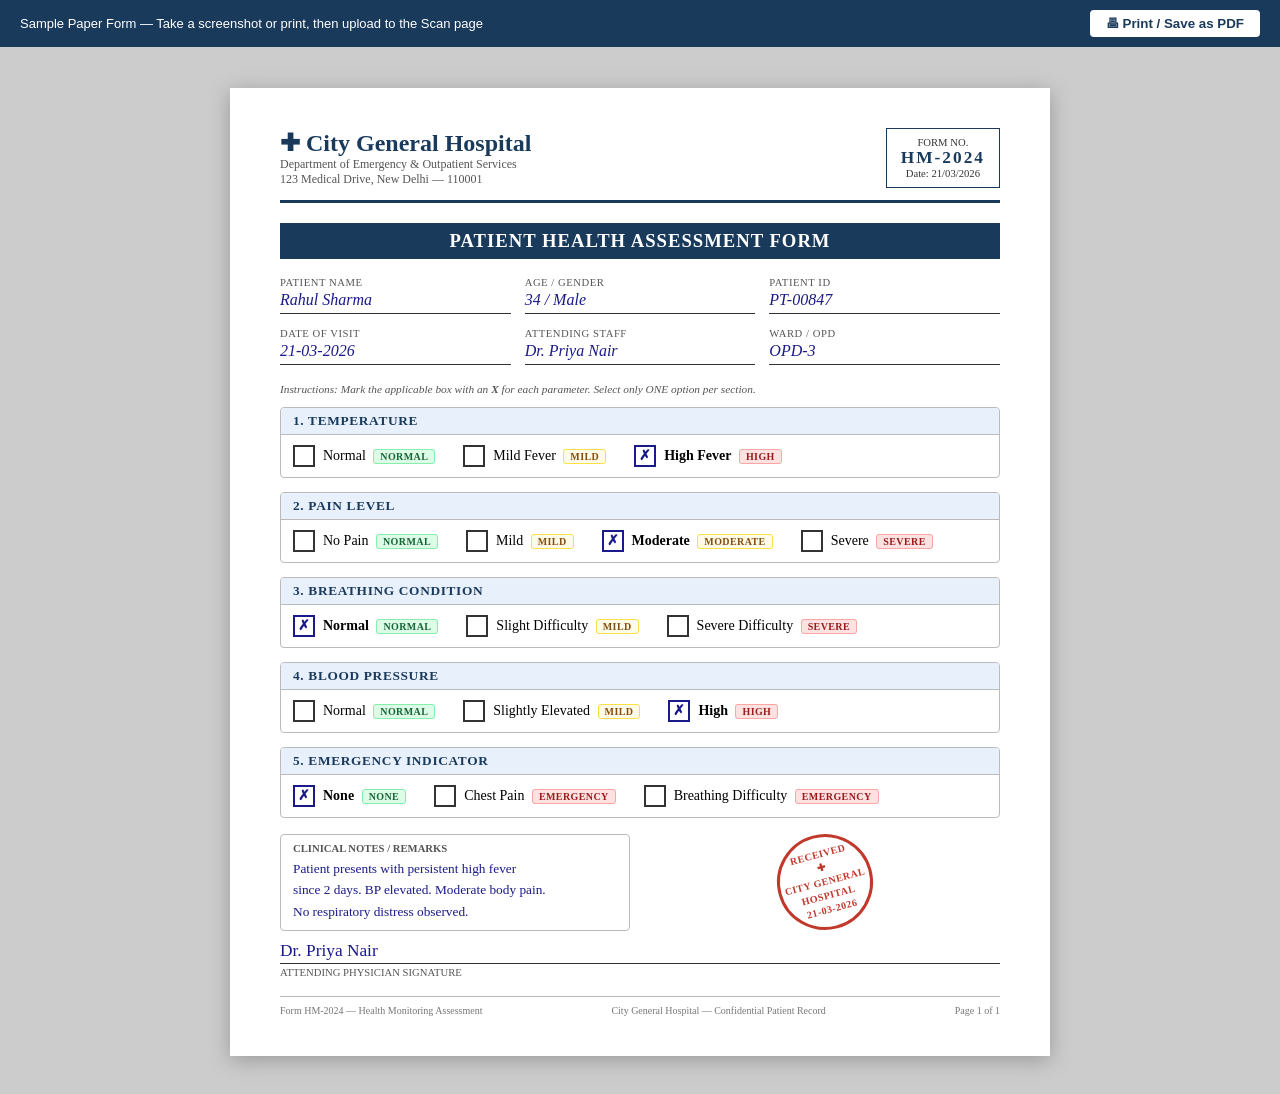
<file: sample_form.html>
<!DOCTYPE html>
<html lang="en">
<head>
  <meta charset="UTF-8" />
  <title>Sample Patient Health Form</title>
  <style>
    body {
      font-family: "Times New Roman", serif;
      background: #ccc;
      display: flex;
      justify-content: center;
      padding: 30px;
    }

    .hint-bar {
      position: fixed;
      top: 0; left: 0; right: 0;
      background: #1a3a5c;
      color: #fff;
      font-family: Arial, sans-serif;
      font-size: 13px;
      padding: 10px 20px;
      display: flex;
      align-items: center;
      justify-content: space-between;
      z-index: 100;
    }

    .hint-bar button {
      padding: 6px 16px;
      background: #fff;
      color: #1a3a5c;
      border: none;
      border-radius: 4px;
      font-weight: 700;
      cursor: pointer;
    }

    .paper {
      background: #fff;
      width: 720px;
      padding: 40px 50px;
      box-shadow: 0 4px 20px rgba(0,0,0,0.25);
      margin-top: 50px;
    }

    /* Header */
    .form-header {
      display: flex;
      align-items: center;
      justify-content: space-between;
      border-bottom: 3px solid #1a3a5c;
      padding-bottom: 12px;
      margin-bottom: 20px;
    }

    .hospital-name {
      font-size: 18pt;
      font-weight: bold;
      color: #1a3a5c;
    }

    .hospital-sub {
      font-size: 9pt;
      color: #555;
    }

    .form-id-box {
      border: 1.5px solid #1a3a5c;
      padding: 8px 14px;
      text-align: center;
      font-size: 8pt;
      color: #333;
    }

    .form-id-box strong {
      display: block;
      font-size: 13pt;
      color: #1a3a5c;
      letter-spacing: 2px;
    }

    .form-title {
      text-align: center;
      font-size: 14pt;
      font-weight: bold;
      letter-spacing: 1px;
      text-transform: uppercase;
      background: #1a3a5c;
      color: #fff;
      padding: 7px;
      margin-bottom: 18px;
    }

    /* Patient info */
    .patient-grid {
      display: grid;
      grid-template-columns: 1fr 1fr 1fr;
      gap: 14px;
      margin-bottom: 18px;
    }

    .field-group label {
      display: block;
      font-size: 8pt;
      text-transform: uppercase;
      letter-spacing: 0.05em;
      color: #555;
      margin-bottom: 3px;
    }

    .field-line {
      border-bottom: 1.5px solid #333;
      padding-bottom: 2px;
      font-size: 11pt;
      font-style: italic;
      color: #1a1a1a;
      min-height: 20px;
    }

    .handwritten {
      font-family: "Comic Sans MS", "Segoe Script", cursive;
      font-size: 12pt;
      color: #1a1a8a;
    }

    /* Section */
    .section {
      border: 1.5px solid #bbb;
      border-radius: 4px;
      margin-bottom: 14px;
      overflow: hidden;
    }

    .section-title {
      background: #e8f0fb;
      border-bottom: 1.5px solid #bbb;
      padding: 5px 12px;
      font-size: 10pt;
      font-weight: bold;
      color: #1a3a5c;
      text-transform: uppercase;
      letter-spacing: 0.05em;
    }

    .options-row {
      display: flex;
      padding: 10px 12px;
      gap: 28px;
      flex-wrap: wrap;
    }

    .option {
      display: flex;
      align-items: center;
      gap: 8px;
      font-size: 10.5pt;
    }

    /* Checkbox styles */
    .box {
      width: 18px;
      height: 18px;
      border: 2px solid #333;
      display: inline-flex;
      align-items: center;
      justify-content: center;
      flex-shrink: 0;
      background: #fff;
    }

    .box.checked {
      border-color: #1a1a8a;
    }

    .box.checked::after {
      content: "✗";
      font-size: 14px;
      color: #1a1a8a;
      font-weight: bold;
      font-family: "Comic Sans MS", cursive;
      line-height: 1;
    }

    /* Severity badges on form */
    .sev {
      font-size: 7.5pt;
      padding: 1px 6px;
      border-radius: 3px;
      font-weight: bold;
      text-transform: uppercase;
      letter-spacing: 0.04em;
      margin-left: 4px;
    }
    .sev-normal   { background: #dcfce7; color: #166534; border: 1px solid #86efac; }
    .sev-mild     { background: #fefce8; color: #854d0e; border: 1px solid #fde047; }
    .sev-high     { background: #fee2e2; color: #991b1b; border: 1px solid #fca5a5; }
    .sev-emerg    { background: #fee2e2; color: #991b1b; border: 1px solid #fca5a5; }

    /* Signature / notes */
    .bottom-grid {
      display: grid;
      grid-template-columns: 1fr 1fr;
      gap: 20px;
      margin-top: 16px;
    }

    .notes-box {
      border: 1.5px solid #bbb;
      border-radius: 4px;
      padding: 8px 12px;
      min-height: 70px;
      font-size: 9pt;
    }

    .notes-box .notes-label {
      font-size: 8pt;
      font-weight: bold;
      text-transform: uppercase;
      color: #555;
      margin-bottom: 4px;
    }

    .notes-text {
      font-family: "Comic Sans MS", cursive;
      font-size: 10pt;
      color: #1a1a8a;
      line-height: 1.6;
    }

    .sig-line {
      border-bottom: 1.5px solid #333;
      margin-top: 32px;
      position: relative;
    }

    .sig-line .sig-name {
      font-family: "Comic Sans MS", cursive;
      font-size: 13pt;
      color: #1a1a8a;
      position: absolute;
      bottom: 2px;
      left: 0;
    }

    .sig-label {
      font-size: 8pt;
      color: #555;
      margin-top: 3px;
      text-transform: uppercase;
    }

    /* Stamp */
    .stamp {
      border: 3px solid #c0392b;
      border-radius: 50%;
      width: 90px;
      height: 90px;
      display: flex;
      flex-direction: column;
      align-items: center;
      justify-content: center;
      text-align: center;
      color: #c0392b;
      font-size: 7.5pt;
      font-weight: bold;
      text-transform: uppercase;
      letter-spacing: 0.05em;
      transform: rotate(-15deg);
      margin: 0 auto;
      line-height: 1.4;
    }

    .form-footer {
      border-top: 1px solid #bbb;
      margin-top: 18px;
      padding-top: 8px;
      font-size: 7.5pt;
      color: #777;
      display: flex;
      justify-content: space-between;
    }

    @media print {
      body { background: #fff; padding: 0; }
      .hint-bar { display: none; }
      .paper { box-shadow: none; margin: 0; width: 100%; padding: 20px 30px; }
    }
  </style>
</head>
<body>

<div class="hint-bar">
  <span>Sample Paper Form &mdash; Take a screenshot or print, then upload to the Scan page</span>
  <button onclick="window.print()">&#128438; Print / Save as PDF</button>
</div>

<div class="paper">

  <!-- Header -->
  <div class="form-header">
    <div>
      <div class="hospital-name">&#10010; City General Hospital</div>
      <div class="hospital-sub">Department of Emergency &amp; Outpatient Services</div>
      <div class="hospital-sub">123 Medical Drive, New Delhi &mdash; 110001</div>
    </div>
    <div class="form-id-box">
      FORM NO.<br>
      <strong>HM-2024</strong>
      Date: 21/03/2026
    </div>
  </div>

  <div class="form-title">Patient Health Assessment Form</div>

  <!-- Patient Info -->
  <div class="patient-grid">
    <div class="field-group">
      <label>Patient Name</label>
      <div class="field-line"><span class="handwritten">Rahul Sharma</span></div>
    </div>
    <div class="field-group">
      <label>Age / Gender</label>
      <div class="field-line"><span class="handwritten">34 / Male</span></div>
    </div>
    <div class="field-group">
      <label>Patient ID</label>
      <div class="field-line"><span class="handwritten">PT-00847</span></div>
    </div>
    <div class="field-group">
      <label>Date of Visit</label>
      <div class="field-line"><span class="handwritten">21-03-2026</span></div>
    </div>
    <div class="field-group">
      <label>Attending Staff</label>
      <div class="field-line"><span class="handwritten">Dr. Priya Nair</span></div>
    </div>
    <div class="field-group">
      <label>Ward / OPD</label>
      <div class="field-line"><span class="handwritten">OPD-3</span></div>
    </div>
  </div>

  <!-- Instructions -->
  <p style="font-size:8.5pt; color:#555; margin-bottom:12px; font-style:italic;">
    Instructions: Mark the applicable box with an <strong>X</strong> for each parameter. Select only ONE option per section.
  </p>

  <!-- Temperature -->
  <div class="section">
    <div class="section-title">1. Temperature</div>
    <div class="options-row">
      <div class="option">
        <div class="box"></div>
        <span>Normal <span class="sev sev-normal">Normal</span></span>
      </div>
      <div class="option">
        <div class="box"></div>
        <span>Mild Fever <span class="sev sev-mild">Mild</span></span>
      </div>
      <div class="option">
        <div class="box checked"></div>
        <span><strong>High Fever</strong> <span class="sev sev-high">High</span></span>
      </div>
    </div>
  </div>

  <!-- Pain Level -->
  <div class="section">
    <div class="section-title">2. Pain Level</div>
    <div class="options-row">
      <div class="option">
        <div class="box"></div>
        <span>No Pain <span class="sev sev-normal">Normal</span></span>
      </div>
      <div class="option">
        <div class="box"></div>
        <span>Mild <span class="sev sev-mild">Mild</span></span>
      </div>
      <div class="option">
        <div class="box checked"></div>
        <span><strong>Moderate</strong> <span class="sev sev-mild">Moderate</span></span>
      </div>
      <div class="option">
        <div class="box"></div>
        <span>Severe <span class="sev sev-high">Severe</span></span>
      </div>
    </div>
  </div>

  <!-- Breathing -->
  <div class="section">
    <div class="section-title">3. Breathing Condition</div>
    <div class="options-row">
      <div class="option">
        <div class="box checked"></div>
        <span><strong>Normal</strong> <span class="sev sev-normal">Normal</span></span>
      </div>
      <div class="option">
        <div class="box"></div>
        <span>Slight Difficulty <span class="sev sev-mild">Mild</span></span>
      </div>
      <div class="option">
        <div class="box"></div>
        <span>Severe Difficulty <span class="sev sev-high">Severe</span></span>
      </div>
    </div>
  </div>

  <!-- Blood Pressure -->
  <div class="section">
    <div class="section-title">4. Blood Pressure</div>
    <div class="options-row">
      <div class="option">
        <div class="box"></div>
        <span>Normal <span class="sev sev-normal">Normal</span></span>
      </div>
      <div class="option">
        <div class="box"></div>
        <span>Slightly Elevated <span class="sev sev-mild">Mild</span></span>
      </div>
      <div class="option">
        <div class="box checked"></div>
        <span><strong>High</strong> <span class="sev sev-high">High</span></span>
      </div>
    </div>
  </div>

  <!-- Emergency -->
  <div class="section">
    <div class="section-title">5. Emergency Indicator</div>
    <div class="options-row">
      <div class="option">
        <div class="box checked"></div>
        <span><strong>None</strong> <span class="sev sev-normal">None</span></span>
      </div>
      <div class="option">
        <div class="box"></div>
        <span>Chest Pain <span class="sev sev-emerg">Emergency</span></span>
      </div>
      <div class="option">
        <div class="box"></div>
        <span>Breathing Difficulty <span class="sev sev-emerg">Emergency</span></span>
      </div>
    </div>
  </div>

  <!-- Bottom: Notes + Signature + Stamp -->
  <div class="bottom-grid">
    <div>
      <div class="notes-box">
        <div class="notes-label">Clinical Notes / Remarks</div>
        <div class="notes-text">Patient presents with persistent high fever<br>since 2 days. BP elevated. Moderate body pain.<br>No respiratory distress observed.</div>
      </div>
    </div>
    <div style="display:flex; flex-direction:column; justify-content:space-between;">
      <div class="stamp">
        Received<br>&#10010;<br>City General<br>Hospital<br>21-03-2026
      </div>
    </div>
  </div>

  <div style="margin-top:20px;">
    <div class="sig-line">
      <span class="sig-name">Dr. Priya Nair</span>
    </div>
    <div class="sig-label">Attending Physician Signature</div>
  </div>

  <div class="form-footer">
    <span>Form HM-2024 &mdash; Health Monitoring Assessment</span>
    <span>City General Hospital &mdash; Confidential Patient Record</span>
    <span>Page 1 of 1</span>
  </div>

</div>

</body>
</html>
</file>
<file: style.css>
/* ===== Reset & Base ===== */
*, *::before, *::after {
  box-sizing: border-box;
  margin: 0;
  padding: 0;
}

:root {
  --primary: #1a6fc4;
  --primary-dark: #145a9e;
  --primary-light: #e8f1fb;
  --accent: #0d9488;
  --white: #ffffff;
  --gray-50: #f8fafc;
  --gray-100: #f1f5f9;
  --gray-200: #e2e8f0;
  --gray-400: #94a3b8;
  --gray-600: #475569;
  --gray-800: #1e293b;
  --risk-critical: #dc2626;
  --risk-critical-bg: #fef2f2;
  --risk-critical-border: #fca5a5;
  --risk-high: #ea580c;
  --risk-high-bg: #fff7ed;
  --risk-high-border: #fdba74;
  --risk-moderate: #ca8a04;
  --risk-moderate-bg: #fefce8;
  --risk-moderate-border: #fde047;
  --risk-low: #16a34a;
  --risk-low-bg: #f0fdf4;
  --risk-low-border: #86efac;
  --shadow-sm: 0 1px 3px rgba(0,0,0,.08), 0 1px 2px rgba(0,0,0,.06);
  --shadow-md: 0 4px 6px rgba(0,0,0,.07), 0 2px 4px rgba(0,0,0,.06);
  --shadow-lg: 0 10px 15px rgba(0,0,0,.08), 0 4px 6px rgba(0,0,0,.05);
  --radius: 10px;
  --radius-lg: 16px;
}

body {
  font-family: 'Segoe UI', system-ui, -apple-system, sans-serif;
  background: var(--gray-50);
  color: var(--gray-800);
  line-height: 1.6;
  min-height: 100vh;
}

/* ===== Navigation ===== */
nav {
  background: var(--white);
  border-bottom: 1px solid var(--gray-200);
  box-shadow: var(--shadow-sm);
  position: sticky;
  top: 0;
  z-index: 100;
}

.nav-inner {
  max-width: 1100px;
  margin: 0 auto;
  padding: 0 24px;
  display: flex;
  align-items: center;
  justify-content: space-between;
  height: 64px;
}

.nav-brand {
  display: flex;
  align-items: center;
  gap: 10px;
  text-decoration: none;
  font-weight: 700;
  font-size: 1.1rem;
  color: var(--primary);
}

.nav-brand .brand-icon {
  width: 36px;
  height: 36px;
  background: var(--primary);
  border-radius: 8px;
  display: flex;
  align-items: center;
  justify-content: center;
  color: white;
  font-size: 1.1rem;
}

.nav-links {
  display: flex;
  gap: 4px;
  list-style: none;
}

.nav-links a {
  display: block;
  padding: 8px 16px;
  border-radius: 8px;
  text-decoration: none;
  font-size: 0.9rem;
  font-weight: 500;
  color: var(--gray-600);
  transition: background 0.15s, color 0.15s;
}

.nav-links a:hover {
  background: var(--primary-light);
  color: var(--primary);
}

.nav-links a.active {
  background: var(--primary);
  color: var(--white);
}

/* ===== Page Header ===== */
.page-header {
  background: linear-gradient(135deg, var(--primary) 0%, #0d5aa7 100%);
  color: white;
  padding: 56px 24px 48px;
  text-align: center;
}

.page-header h1 {
  font-size: 2.2rem;
  font-weight: 700;
  margin-bottom: 12px;
  letter-spacing: -0.02em;
}

.page-header p {
  font-size: 1.05rem;
  opacity: 0.88;
  max-width: 560px;
  margin: 0 auto;
}

/* ===== Container ===== */
.container {
  max-width: 860px;
  margin: 0 auto;
  padding: 40px 24px;
}

.container-wide {
  max-width: 1100px;
  margin: 0 auto;
  padding: 40px 24px;
}

/* ===== Card ===== */
.card {
  background: var(--white);
  border: 1px solid var(--gray-200);
  border-radius: var(--radius-lg);
  box-shadow: var(--shadow-md);
  padding: 32px;
  margin-bottom: 24px;
}

.card-title {
  font-size: 1.1rem;
  font-weight: 600;
  color: var(--primary-dark);
  margin-bottom: 20px;
  padding-bottom: 12px;
  border-bottom: 2px solid var(--primary-light);
  display: flex;
  align-items: center;
  gap: 8px;
}

/* ===== Form Elements ===== */
.form-section {
  margin-bottom: 28px;
}

.form-section-label {
  font-size: 0.78rem;
  font-weight: 700;
  text-transform: uppercase;
  letter-spacing: 0.06em;
  color: var(--gray-400);
  margin-bottom: 14px;
}

.radio-group {
  display: flex;
  flex-direction: column;
  gap: 10px;
}

.radio-option {
  display: flex;
  align-items: center;
  gap: 12px;
  padding: 12px 16px;
  border: 1.5px solid var(--gray-200);
  border-radius: var(--radius);
  cursor: pointer;
  transition: border-color 0.15s, background 0.15s;
  user-select: none;
}

.radio-option:hover {
  border-color: var(--primary);
  background: var(--primary-light);
}

.radio-option input[type="radio"] {
  accent-color: var(--primary);
  width: 18px;
  height: 18px;
  flex-shrink: 0;
}

.radio-option input[type="radio"]:checked + .radio-label {
  color: var(--primary-dark);
  font-weight: 600;
}

.radio-option:has(input:checked) {
  border-color: var(--primary);
  background: var(--primary-light);
}

.radio-label {
  font-size: 0.95rem;
  color: var(--gray-600);
}

.radio-badge {
  margin-left: auto;
  font-size: 0.72rem;
  font-weight: 700;
  padding: 2px 8px;
  border-radius: 20px;
  text-transform: uppercase;
  letter-spacing: 0.04em;
}

.badge-normal  { background: #dcfce7; color: #15803d; }
.badge-mild    { background: #fefce8; color: #a16207; }
.badge-high    { background: #fee2e2; color: #b91c1c; }
.badge-severe  { background: #fee2e2; color: #b91c1c; }
.badge-emergency { background: #fee2e2; color: #b91c1c; }

/* ===== Text Inputs ===== */
.input-group {
  display: flex;
  flex-direction: column;
  gap: 6px;
}

.input-label {
  font-size: 0.88rem;
  font-weight: 600;
  color: var(--gray-600);
}

.text-input {
  padding: 11px 14px;
  border: 1.5px solid var(--gray-200);
  border-radius: var(--radius);
  font-size: 0.95rem;
  color: var(--gray-800);
  outline: none;
  transition: border-color 0.15s;
  font-family: inherit;
}

.text-input:focus {
  border-color: var(--primary);
  background: var(--primary-light);
}

/* ===== Submit Button ===== */
.btn-submit {
  display: block;
  width: 100%;
  padding: 16px;
  background: var(--primary);
  color: white;
  border: none;
  border-radius: var(--radius);
  font-size: 1rem;
  font-weight: 600;
  cursor: pointer;
  transition: background 0.15s, transform 0.1s;
  letter-spacing: 0.02em;
}

.btn-submit:hover {
  background: var(--primary-dark);
  transform: translateY(-1px);
}

.btn-submit:active {
  transform: translateY(0);
}

/* ===== Output / Result ===== */
#output-section {
  display: none;
  animation: slideIn 0.35s ease;
}

@keyframes slideIn {
  from { opacity: 0; transform: translateY(16px); }
  to   { opacity: 1; transform: translateY(0); }
}

.result-card {
  border-radius: var(--radius-lg);
  padding: 32px;
  border: 2px solid;
  margin-top: 8px;
}

.result-card.critical {
  background: var(--risk-critical-bg);
  border-color: var(--risk-critical-border);
}
.result-card.high {
  background: var(--risk-high-bg);
  border-color: var(--risk-high-border);
}
.result-card.moderate {
  background: var(--risk-moderate-bg);
  border-color: var(--risk-moderate-border);
}
.result-card.low {
  background: var(--risk-low-bg);
  border-color: var(--risk-low-border);
}

.result-header {
  display: flex;
  align-items: center;
  gap: 16px;
  margin-bottom: 16px;
}

.result-icon {
  width: 52px;
  height: 52px;
  border-radius: 50%;
  display: flex;
  align-items: center;
  justify-content: center;
  font-size: 1.5rem;
  flex-shrink: 0;
}

.critical .result-icon { background: var(--risk-critical); color: white; }
.high     .result-icon { background: var(--risk-high);     color: white; }
.moderate .result-icon { background: var(--risk-moderate); color: white; }
.low      .result-icon { background: var(--risk-low);      color: white; }

.result-level {
  font-size: 1.6rem;
  font-weight: 800;
  letter-spacing: -0.02em;
}

.critical .result-level { color: var(--risk-critical); }
.high     .result-level { color: var(--risk-high); }
.moderate .result-level { color: var(--risk-moderate); }
.low      .result-level { color: var(--risk-low); }

.result-sublabel {
  font-size: 0.82rem;
  font-weight: 600;
  text-transform: uppercase;
  letter-spacing: 0.06em;
  color: var(--gray-400);
}

.result-message {
  font-size: 1.05rem;
  font-weight: 600;
  color: var(--gray-800);
  margin-bottom: 12px;
}

.result-reason {
  font-size: 0.9rem;
  color: var(--gray-600);
  background: rgba(255,255,255,0.6);
  padding: 10px 14px;
  border-radius: 8px;
}

.result-reason strong {
  color: var(--gray-800);
}

/* ===== Home Page ===== */
.hero {
  background: linear-gradient(135deg, var(--primary) 0%, #0d5aa7 60%, #0d9488 100%);
  color: white;
  padding: 80px 24px 72px;
  text-align: center;
}

.hero-badge {
  display: inline-block;
  background: rgba(255,255,255,0.2);
  border: 1px solid rgba(255,255,255,0.35);
  border-radius: 20px;
  padding: 5px 16px;
  font-size: 0.8rem;
  font-weight: 600;
  letter-spacing: 0.05em;
  text-transform: uppercase;
  margin-bottom: 20px;
}

.hero h1 {
  font-size: 2.6rem;
  font-weight: 800;
  letter-spacing: -0.03em;
  line-height: 1.2;
  margin-bottom: 18px;
  max-width: 700px;
  margin-left: auto;
  margin-right: auto;
}

.hero p {
  font-size: 1.1rem;
  opacity: 0.88;
  max-width: 560px;
  margin: 0 auto 36px;
}

.hero-actions {
  display: flex;
  gap: 12px;
  justify-content: center;
  flex-wrap: wrap;
}

.btn-primary {
  display: inline-flex;
  align-items: center;
  gap: 8px;
  padding: 13px 28px;
  background: white;
  color: var(--primary);
  border-radius: var(--radius);
  font-size: 0.95rem;
  font-weight: 700;
  text-decoration: none;
  transition: transform 0.15s, box-shadow 0.15s;
  box-shadow: 0 4px 14px rgba(0,0,0,0.15);
}

.btn-primary:hover {
  transform: translateY(-2px);
  box-shadow: 0 6px 20px rgba(0,0,0,0.2);
}

.btn-secondary {
  display: inline-flex;
  align-items: center;
  gap: 8px;
  padding: 13px 28px;
  background: rgba(255,255,255,0.15);
  color: white;
  border: 1.5px solid rgba(255,255,255,0.45);
  border-radius: var(--radius);
  font-size: 0.95rem;
  font-weight: 600;
  text-decoration: none;
  transition: background 0.15s;
}

.btn-secondary:hover {
  background: rgba(255,255,255,0.25);
}

/* Feature cards grid */
.features-grid {
  display: grid;
  grid-template-columns: repeat(auto-fit, minmax(240px, 1fr));
  gap: 20px;
  margin-top: 40px;
}

.feature-card {
  background: var(--white);
  border: 1px solid var(--gray-200);
  border-radius: var(--radius-lg);
  padding: 28px 24px;
  box-shadow: var(--shadow-sm);
  transition: box-shadow 0.2s, transform 0.2s;
}

.feature-card:hover {
  box-shadow: var(--shadow-lg);
  transform: translateY(-3px);
}

.feature-icon {
  width: 48px;
  height: 48px;
  background: var(--primary-light);
  border-radius: 12px;
  display: flex;
  align-items: center;
  justify-content: center;
  font-size: 1.4rem;
  margin-bottom: 16px;
}

.feature-card h3 {
  font-size: 1rem;
  font-weight: 700;
  color: var(--gray-800);
  margin-bottom: 8px;
}

.feature-card p {
  font-size: 0.88rem;
  color: var(--gray-600);
  line-height: 1.55;
}

/* Steps */
.steps-grid {
  display: grid;
  grid-template-columns: repeat(auto-fit, minmax(200px, 1fr));
  gap: 24px;
  margin-top: 32px;
}

.step {
  text-align: center;
  padding: 24px 16px;
}

.step-num {
  width: 48px;
  height: 48px;
  background: var(--primary);
  color: white;
  border-radius: 50%;
  display: flex;
  align-items: center;
  justify-content: center;
  font-size: 1.1rem;
  font-weight: 800;
  margin: 0 auto 14px;
}

.step h4 {
  font-size: 0.95rem;
  font-weight: 700;
  margin-bottom: 6px;
}

.step p {
  font-size: 0.85rem;
  color: var(--gray-600);
}

.section-title {
  font-size: 1.5rem;
  font-weight: 700;
  color: var(--gray-800);
  margin-bottom: 8px;
  letter-spacing: -0.02em;
}

.section-sub {
  font-size: 0.95rem;
  color: var(--gray-600);
  margin-bottom: 4px;
}

/* Risk reference table */
.risk-table {
  width: 100%;
  border-collapse: collapse;
  margin-top: 16px;
  font-size: 0.9rem;
}

.risk-table th {
  background: var(--gray-100);
  padding: 10px 14px;
  text-align: left;
  font-size: 0.78rem;
  font-weight: 700;
  text-transform: uppercase;
  letter-spacing: 0.05em;
  color: var(--gray-600);
  border-bottom: 2px solid var(--gray-200);
}

.risk-table td {
  padding: 11px 14px;
  border-bottom: 1px solid var(--gray-100);
  vertical-align: top;
}

.risk-table tr:last-child td {
  border-bottom: none;
}

.risk-pill {
  display: inline-block;
  padding: 3px 12px;
  border-radius: 20px;
  font-size: 0.78rem;
  font-weight: 700;
  text-transform: uppercase;
  letter-spacing: 0.04em;
}

.pill-critical { background: var(--risk-critical-bg); color: var(--risk-critical); border: 1px solid var(--risk-critical-border); }
.pill-high     { background: var(--risk-high-bg);     color: var(--risk-high);     border: 1px solid var(--risk-high-border); }
.pill-moderate { background: var(--risk-moderate-bg); color: var(--risk-moderate); border: 1px solid var(--risk-moderate-border); }
.pill-low      { background: var(--risk-low-bg);      color: var(--risk-low);      border: 1px solid var(--risk-low-border); }

/* ===== Scan Page ===== */
.upload-zone {
  border: 2.5px dashed var(--gray-200);
  border-radius: var(--radius-lg);
  padding: 52px 32px;
  text-align: center;
  cursor: pointer;
  transition: border-color 0.2s, background 0.2s;
  background: var(--gray-50);
}

.upload-zone:hover,
.upload-zone.drag-over {
  border-color: var(--primary);
  background: var(--primary-light);
}

.upload-zone.has-file {
  border-color: var(--accent);
  background: #f0fdfa;
}

.upload-icon {
  font-size: 3rem;
  margin-bottom: 14px;
}

.upload-zone h3 {
  font-size: 1rem;
  font-weight: 600;
  color: var(--gray-800);
  margin-bottom: 6px;
}

.upload-zone p {
  font-size: 0.85rem;
  color: var(--gray-400);
}

#file-input {
  display: none;
}

.btn-upload {
  display: inline-flex;
  align-items: center;
  gap: 8px;
  margin-top: 16px;
  padding: 10px 22px;
  background: var(--primary);
  color: white;
  border: none;
  border-radius: 8px;
  font-size: 0.9rem;
  font-weight: 600;
  cursor: pointer;
  transition: background 0.15s;
}

.btn-upload:hover { background: var(--primary-dark); }

.progress-bar-wrap {
  background: var(--gray-100);
  border-radius: 20px;
  height: 8px;
  margin: 16px 0;
  overflow: hidden;
  display: none;
}

.progress-bar {
  height: 100%;
  background: linear-gradient(90deg, var(--primary), var(--accent));
  border-radius: 20px;
  width: 0%;
  transition: width 0.3s ease;
}

.scan-mock-result {
  display: none;
  animation: slideIn 0.35s ease;
}

/* ===== Footer ===== */
footer {
  background: var(--gray-800);
  color: var(--gray-400);
  text-align: center;
  padding: 24px;
  font-size: 0.82rem;
  margin-top: 60px;
}

footer span {
  color: var(--primary-light);
  font-weight: 600;
}

/* ===== Utilities ===== */
.divider {
  height: 1px;
  background: var(--gray-200);
  margin: 28px 0;
}

.text-center { text-align: center; }
.mt-4  { margin-top: 16px; }
.mt-6  { margin-top: 24px; }
.mt-8  { margin-top: 32px; }
.mb-2  { margin-bottom: 8px; }

/* ===== Responsive ===== */
@media (max-width: 640px) {
  .hero h1 { font-size: 1.8rem; }
  .page-header h1 { font-size: 1.6rem; }
  .card { padding: 20px; }
  .result-card { padding: 20px; }
  .nav-links a { padding: 8px 10px; font-size: 0.82rem; }
}
</file>
